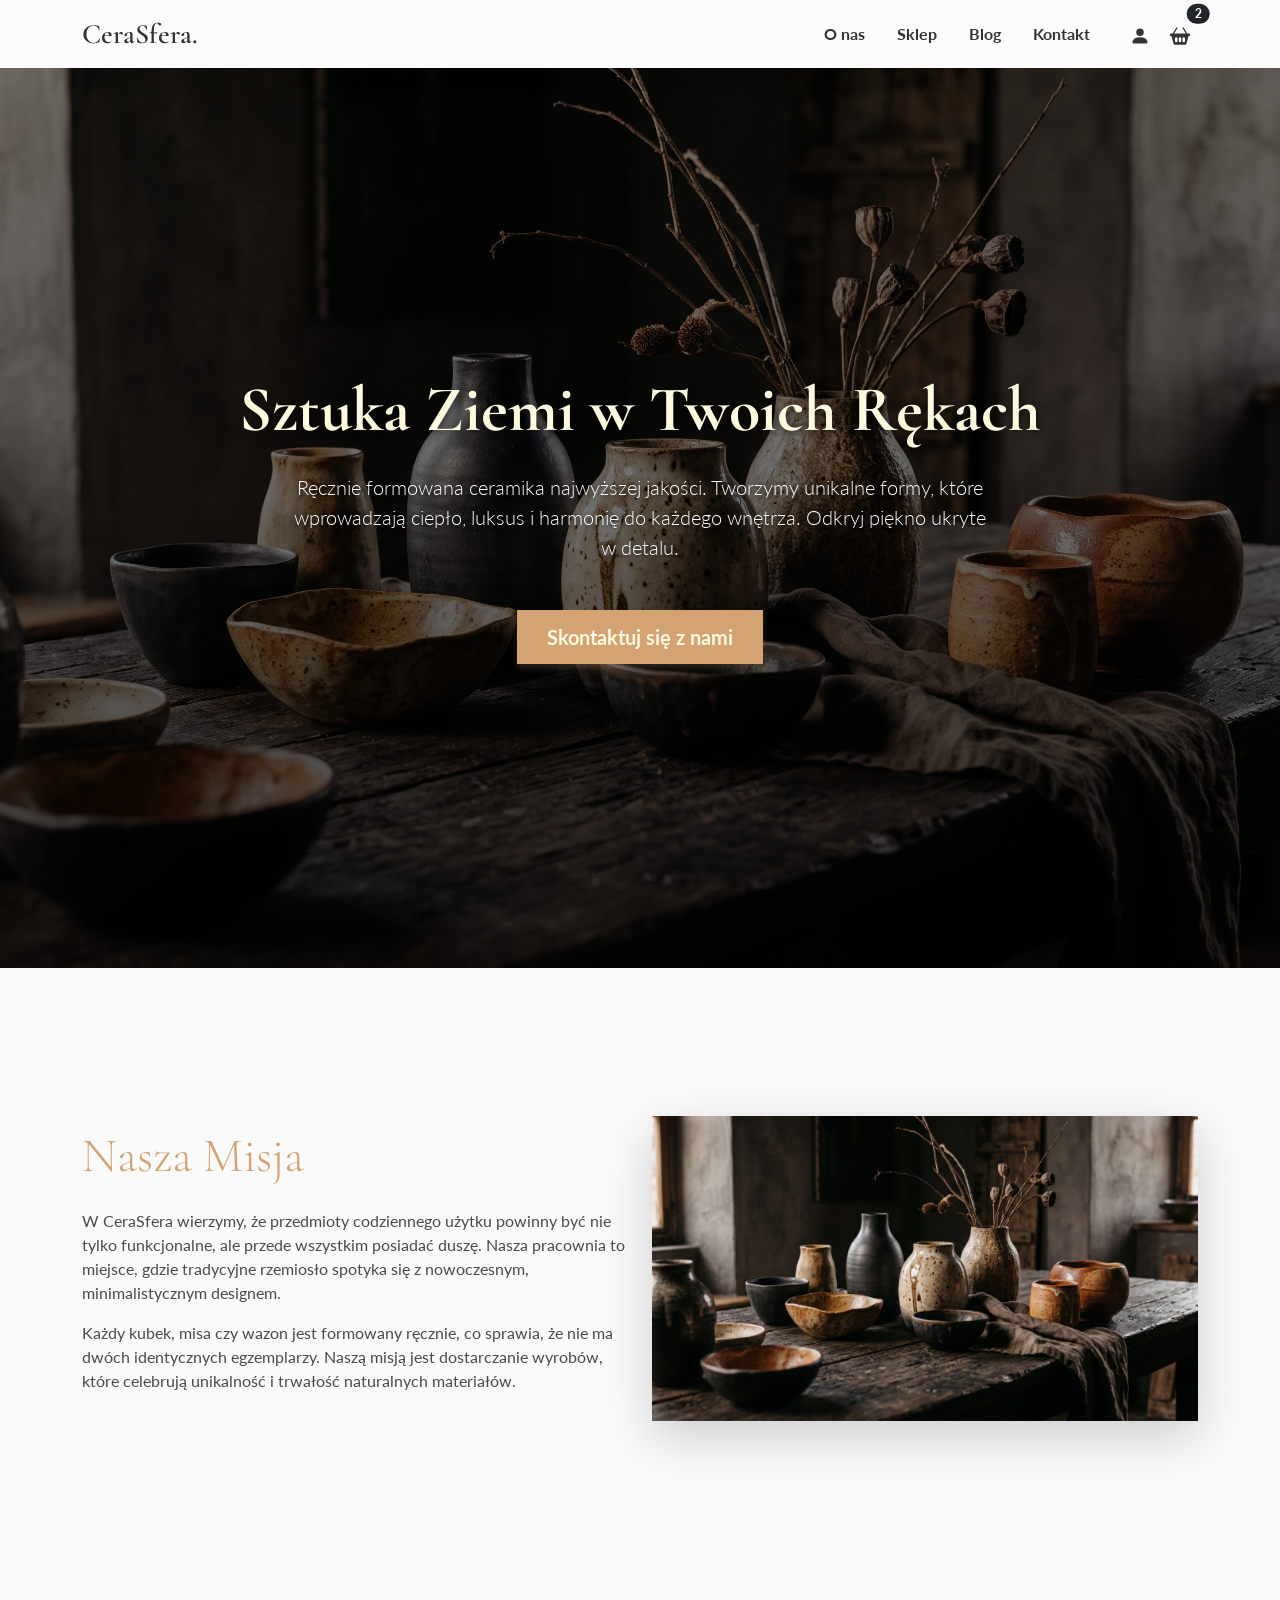
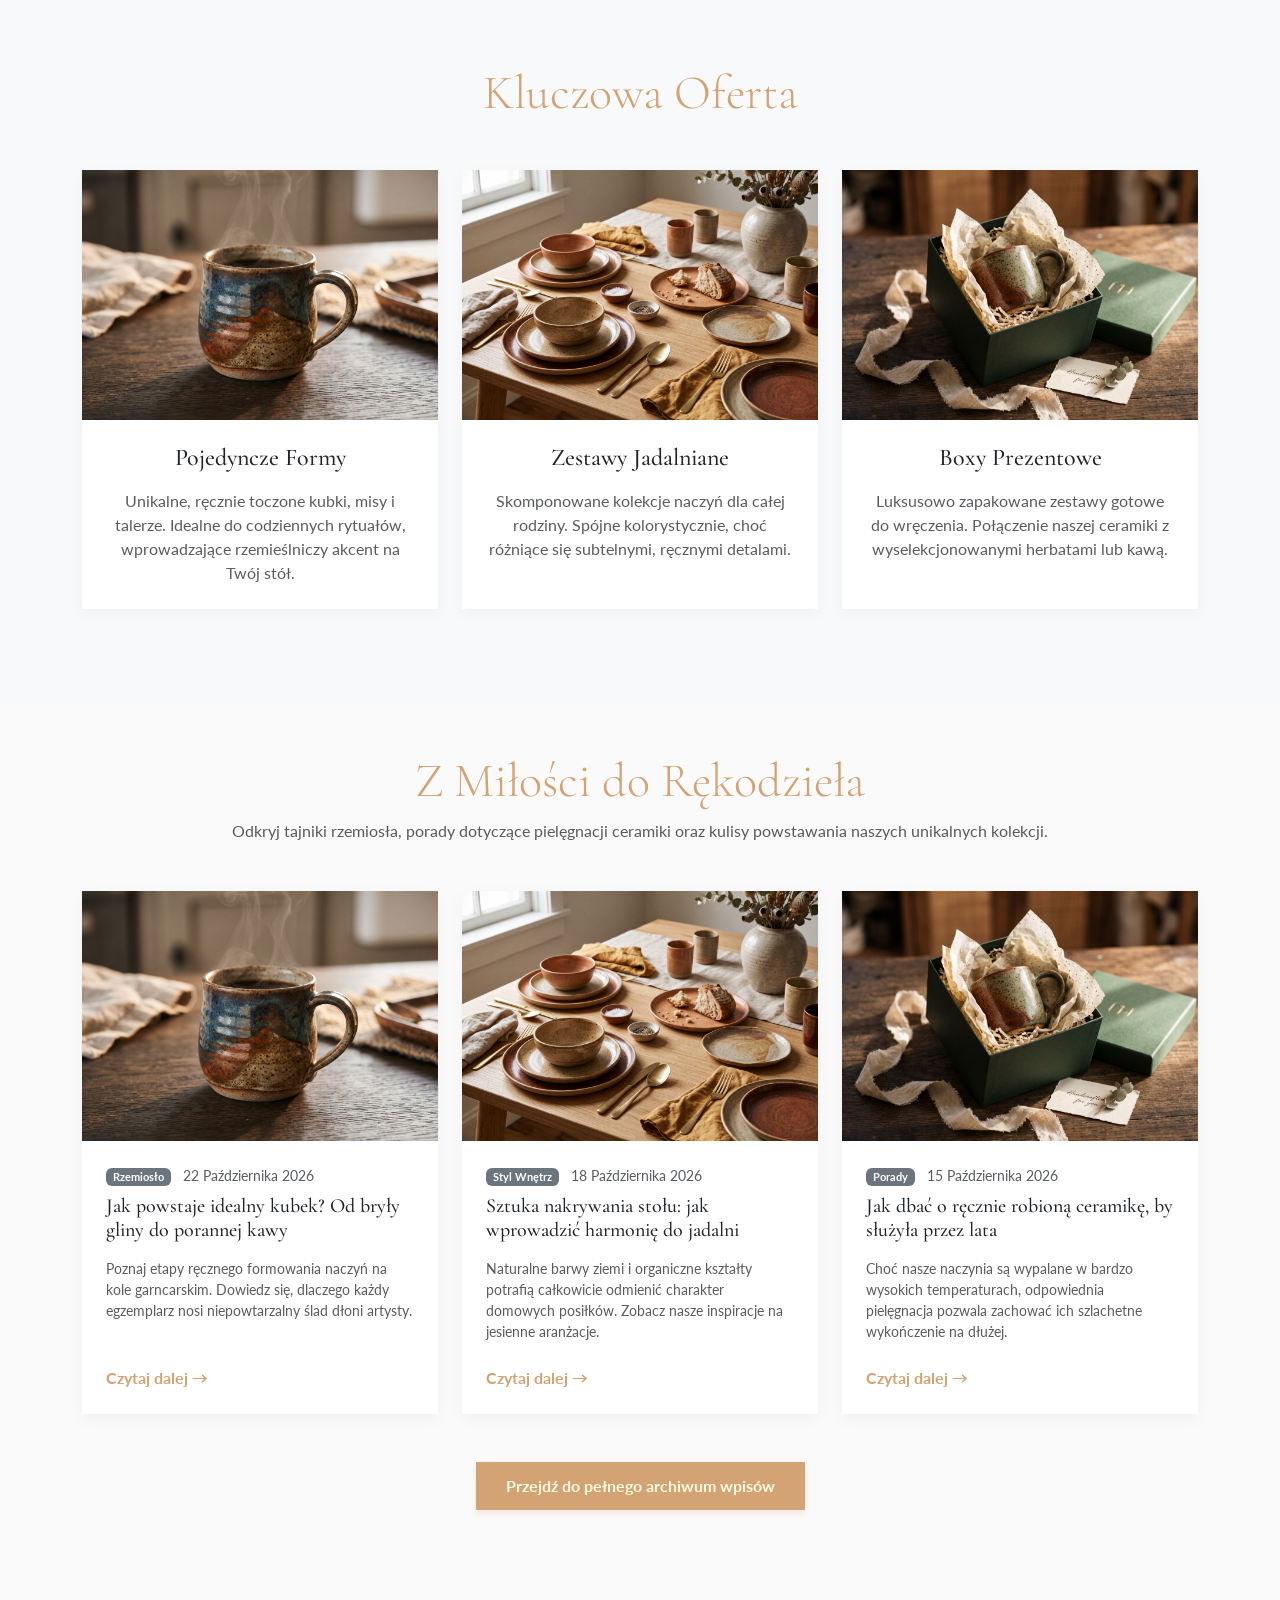
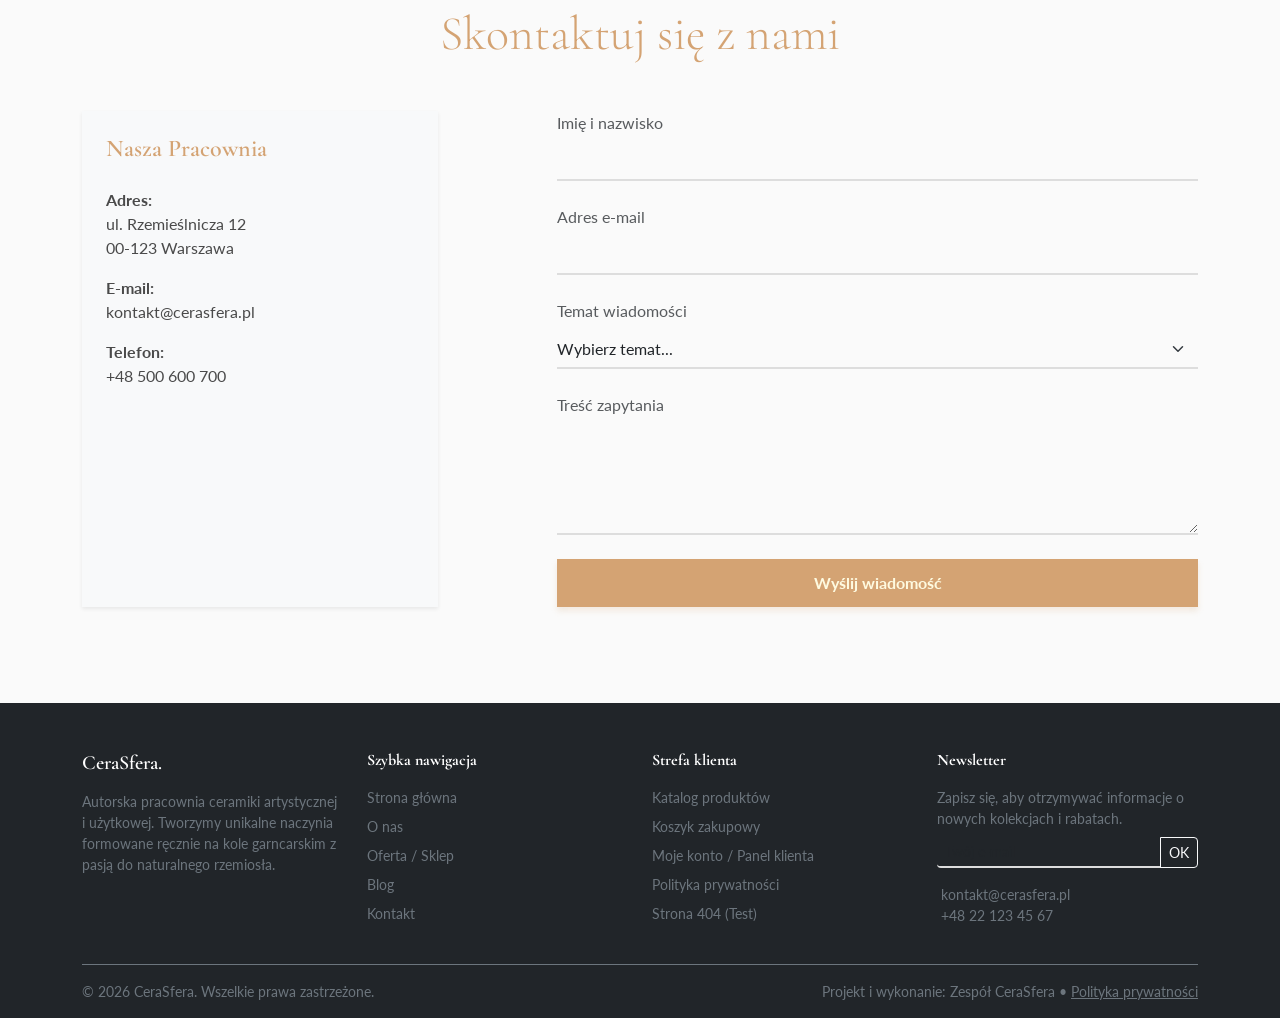
<file: index.html>
<!DOCTYPE html>
<html lang="pl">
<head>
    <meta charset="UTF-8">
    <meta name="viewport" content="width=device-width, initial-scale=1.0">
    
    <title>CeraSfera. - Luksusowa Ceramika</title>
    <meta name="description" content="CeraSfera. - Luksusowa, ręcznie formowana ceramika. Unikalne kubki, misy i zestawy jadalniane, które wprowadzą ciepło do Twojego wnętrza.">
    <meta property="og:title" content="CeraSfera. - Luksusowa Ceramika">
    <meta property="og:description" content="Ręcznie formowana ceramika najwyższej jakości. Odkryj piękno ukryte w detalu.">
    <meta property="og:image" content="img/tlo.jpg">

    <!-- Czcionki Google Fonts -->
    <link rel="preconnect" href="https://fonts.googleapis.com">
    <link rel="preconnect" href="https://fonts.gstatic.com" crossorigin>
    <link href="https://fonts.googleapis.com/css2?family=Cormorant+Garamond:wght@400;600&family=Lato:wght@300;400;700&display=swap" rel="stylesheet">

    <!-- Dane strukturalne JSON-LD Schema.org -->
    <script type="application/ld+json">
    {
      "@context": "https://schema.org",
      "@type": "LocalBusiness",
      "name": "CeraSfera.",
      "image": "img/tlo.jpg",
      "description": "Pracownia ręcznie formowanej ceramiki najwyższej jakości.",
      "address": {
        "@type": "PostalAddress",
        "streetAddress": "ul. Rzemieślnicza 12",
        "addressLocality": "Warszawa",
        "postalCode": "00-123",
        "addressCountry": "PL"
      },
      "telephone": "+48500600700",
      "email": "kontakt@cerasfera.pl"
    }
    </script>
    
    <link href="https://cdn.jsdelivr.net/npm/bootstrap@5.3.2/dist/css/bootstrap.min.css" rel="stylesheet">
    <link rel="stylesheet" href="style.css">
</head>
<body>

   <div id="site-header"></div>

    <main>
        <!-- Sekcja Hero (Pasek fixed-top ładnie na nią nachodzi) -->
        <section id="hero" style="background: linear-gradient(rgba(0,0,0,0.4), rgba(0,0,0,0.7)), url('img/tlo.jpg') center/cover no-repeat;">
            <div class="container text-center text-white">
                <h1 class="display-2 fw-bold mb-4">Sztuka Ziemi w Twoich Rękach</h1>
                <p class="lead mb-5 mx-auto" style="max-width: 700px;">Ręcznie formowana ceramika najwyższej jakości. Tworzymy unikalne formy, które wprowadzają ciepło, luksus i harmonię do każdego wnętrza. Odkryj piękno ukryte w detalu.</p>
                <a href="#kontakt" class="btn btn-premium fs-5">Skontaktuj się z nami</a>
            </div>
        </section>

        <!-- Sekcja O nas -->
        <section id="o-nas" class="container">
            <div class="row align-items-center my-5">
                <div class="col-md-6 mb-4 mb-md-0">
                    <h2 class="mb-4 display-5">Nasza Misja</h2>
                    <p>W CeraSfera wierzymy, że przedmioty codziennego użytku powinny być nie tylko funkcjonalne, ale przede wszystkim posiadać duszę. Nasza pracownia to miejsce, gdzie tradycyjne rzemiosło spotyka się z nowoczesnym, minimalistycznym designem.</p>
                    <p>Każdy kubek, misa czy wazon jest formowany ręcznie, co sprawia, że nie ma dwóch identycznych egzemplarzy. Naszą misją jest dostarczanie wyrobów, które celebrują unikalność i trwałość naturalnych materiałów.</p>
                </div>
                <div class="col-md-6">
                    <img src="img/tlo.jpg" alt="Rzemieślnik w pracowni formujący naczynie z gliny na kole garncarskim" class="img-fluid shadow-lg">
                </div>
            </div>
        </section>

        <!-- Sekcja Oferta z Twoimi zdjęciami -->
        <section id="oferta" class="bg-light py-5">
            <div class="container my-5">
                <h2 class="text-center mb-5 display-5">Kluczowa Oferta</h2>
                <div class="row g-4">
                    
                    <!-- Karta 1 -->
                    <div class="col-md-4">
                        <div class="card card-premium">
                            <img src="img/pojedyncze.jpg" class="card-img-top" alt="Pojedyncze rustykalne kubki ceramiczne">
                            <div class="card-body p-4 text-center">
                                <h3 class="card-title h4">Pojedyncze Formy</h3>
                                <p class="card-text text-muted mt-3">Unikalne, ręcznie toczone kubki, misy i talerze. Idealne do codziennych rytuałów, wprowadzające rzemieślniczy akcent na Twój stół.</p>
                            </div>
                        </div>
                    </div>

                    <!-- Karta 2 -->
                    <div class="col-md-4">
                        <div class="card card-premium">
                            <img src="img/zestaw.jpg" class="card-img-top" alt="Pełny zestaw jadalniany z ceramiki">
                            <div class="card-body p-4 text-center">
                                <h3 class="card-title h4">Zestawy Jadalniane</h3>
                                <p class="card-text text-muted mt-3">Skomponowane kolekcje naczyń dla całej rodziny. Spójne kolorystycznie, choć różniące się subtelnymi, ręcznymi detalami.</p>
                            </div>
                        </div>
                    </div>

                    <!-- Karta 3 -->
                    <div class="col-md-4">
                        <div class="card card-premium">
                            <img src="img/box.jpg" class="card-img-top" alt="Ceramika zapakowana w luksusowy box prezentowy">
                            <div class="card-body p-4 text-center">
                                <h3 class="card-title h4">Boxy Prezentowe</h3>
                                <p class="card-text text-muted mt-3">Luksusowo zapakowane zestawy gotowe do wręczenia. Połączenie naszej ceramiki z wyselekcjonowanymi herbatami lub kawą.</p>
                            </div>
                        </div>
                    </div>

                </div>
            </div>
        </section>

        <!-- NOWA SEKCJA: Aktualności / Blog -->
        <section id="blog" class="container py-5">
            <div class="text-center mb-5">
                <h2 class="display-5">Z Miłości do Rękodzieła</h2>
                <p class="text-muted">Odkryj tajniki rzemiosła, porady dotyczące pielęgnacji ceramiki oraz kulisy powstawania naszych unikalnych kolekcji.</p>
            </div>
            <div class="row g-4">
                <!-- Karta wpisu 1 -->
                <div class="col-md-4">
                    <div class="card card-premium h-100">
                        <img src="img/pojedyncze.jpg" class="card-img-top" alt="Proces wypalania ceramiki">
                        <div class="card-body p-4 d-flex flex-column">
                            <div class="mb-2 text-muted small">
                                <span class="badge bg-secondary me-2">Rzemiosło</span> 22 Października 2026
                            </div>
                            <h3 class="card-title h5 mb-3">Jak powstaje idealny kubek? Od bryły gliny do porannej kawy</h3>
                            <p class="card-text text-muted small mb-4">Poznaj etapy ręcznego formowania naczyń na kole garncarskim. Dowiedz się, dlaczego każdy egzemplarz nosi niepowtarzalny ślad dłoni artysty.</p>
                            <a href="single.html" class="mt-auto text-decoration-none fw-bold" style="color: var(--color-accent);">Czytaj dalej &rarr;</a>
                        </div>
                    </div>
                </div>
                <!-- Karta wpisu 2 -->
                <div class="col-md-4">
                    <div class="card card-premium h-100">
                        <img src="img/zestaw.jpg" class="card-img-top" alt="Aranżacja stołu z ceramiką">
                        <div class="card-body p-4 d-flex flex-column">
                            <div class="mb-2 text-muted small">
                                <span class="badge bg-secondary me-2">Styl Wnętrz</span> 18 Października 2026
                            </div>
                            <h3 class="card-title h5 mb-3">Sztuka nakrywania stołu: jak wprowadzić harmonię do jadalni</h3>
                            <p class="card-text text-muted small mb-4">Naturalne barwy ziemi i organiczne kształty potrafią całkowicie odmienić charakter domowych posiłków. Zobacz nasze inspiracje na jesienne aranżacje.</p>
                            <a href="single.html" class="mt-auto text-decoration-none fw-bold" style="color: var(--color-accent);">Czytaj dalej &rarr;</a>
                        </div>
                    </div>
                </div>
                <!-- Karta wpisu 3 -->
                <div class="col-md-4">
                    <div class="card card-premium h-100">
                        <img src="img/box.jpg" class="card-img-top" alt="Pakowanie prezentów ceramicznych">
                        <div class="card-body p-4 d-flex flex-column">
                            <div class="mb-2 text-muted small">
                                <span class="badge bg-secondary me-2">Porady</span> 15 Października 2026
                            </div>
                            <h3 class="card-title h5 mb-3">Jak dbać o ręcznie robioną ceramikę, by służyła przez lata</h3>
                            <p class="card-text text-muted small mb-4">Choć nasze naczynia są wypalane w bardzo wysokich temperaturach, odpowiednia pielęgnacja pozwala zachować ich szlachetne wykończenie na dłużej.</p>
                            <a href="single.html" class="mt-auto text-decoration-none fw-bold" style="color: var(--color-accent);">Czytaj dalej &rarr;</a>
                        </div>
                    </div>
                </div>
            </div>
            <div class="text-center mt-5">
                <a href="blog.html" class="btn btn-premium fs-6">Przejdź do pełnego archiwum wpisów</a>
            </div>
        </section>

        <!-- Sekcja Kontakt -->
        <section id="kontakt" class="container py-5">
            <h2 class="text-center mb-5 display-5">Skontaktuj się z nami</h2>
            <div class="row justify-content-center">
                <div class="col-md-4 mb-5 mb-md-0">
                    <div class="p-4 bg-light h-100 shadow-sm">
                        <h4 class="mb-4">Nasza Pracownia</h4>
                        <p><strong>Adres:</strong><br>ul. Rzemieślnicza 12<br>00-123 Warszawa</p>
                        <p><strong>E-mail:</strong><br>kontakt@cerasfera.pl</p>
                        <p><strong>Telefon:</strong><br>+48 500 600 700</p>
                    </div>
                </div>
                <div class="col-md-7 offset-md-1">
                    <form>
                        <div class="mb-4">
                            <label for="imieNazwisko" class="form-label text-muted">Imię i nazwisko</label>
                            <input type="text" class="form-control" id="imieNazwisko" required>
                        </div>
                        <div class="mb-4">
                            <label for="email" class="form-label text-muted">Adres e-mail</label>
                            <input type="email" class="form-control" id="email" required>
                        </div>
                        <div class="mb-4">
                            <label for="temat" class="form-label text-muted">Temat wiadomości</label>
                            <select class="form-select" id="temat" required>
                                <option value="" selected disabled>Wybierz temat...</option>
                                <option value="1">Zapytanie ogólne</option>
                                <option value="2">Wycena zamówienia indywidualnego</option>
                                <option value="3">Współpraca B2B</option>
                            </select>
                        </div>
                        <div class="mb-4">
                            <label for="wiadomosc" class="form-label text-muted">Treść zapytania</label>
                            <textarea class="form-control" id="wiadomosc" rows="4" required></textarea>
                        </div>
                        <button type="submit" class="btn btn-premium w-100">Wyślij wiadomość</button>
                    </form>
                </div>
            </div>
        </section>
    </main>

    <div id="site-footer"></div>

    <!-- Skrypty -->
    <script src="https://cdn.jsdelivr.net/npm/bootstrap@5.3.2/dist/js/bootstrap.bundle.min.js"></script>
    <script src="main.js"></script>
    <script src="https://cdn.jsdelivr.net/npm/bootstrap@5.3.2/dist/js/bootstrap.bundle.min.js"></script>
    <script>
        const navLinks = document.querySelectorAll('.nav-link');
        const menuToggle = document.getElementById('navbarNav');
        const bsCollapse = new bootstrap.Collapse(menuToggle, {toggle: false});
        navLinks.forEach((l) => {
            l.addEventListener('click', () => { if (menuToggle.classList.contains('show')) { bsCollapse.toggle() } })
        });
    </script>
</body>
</html>
</file>
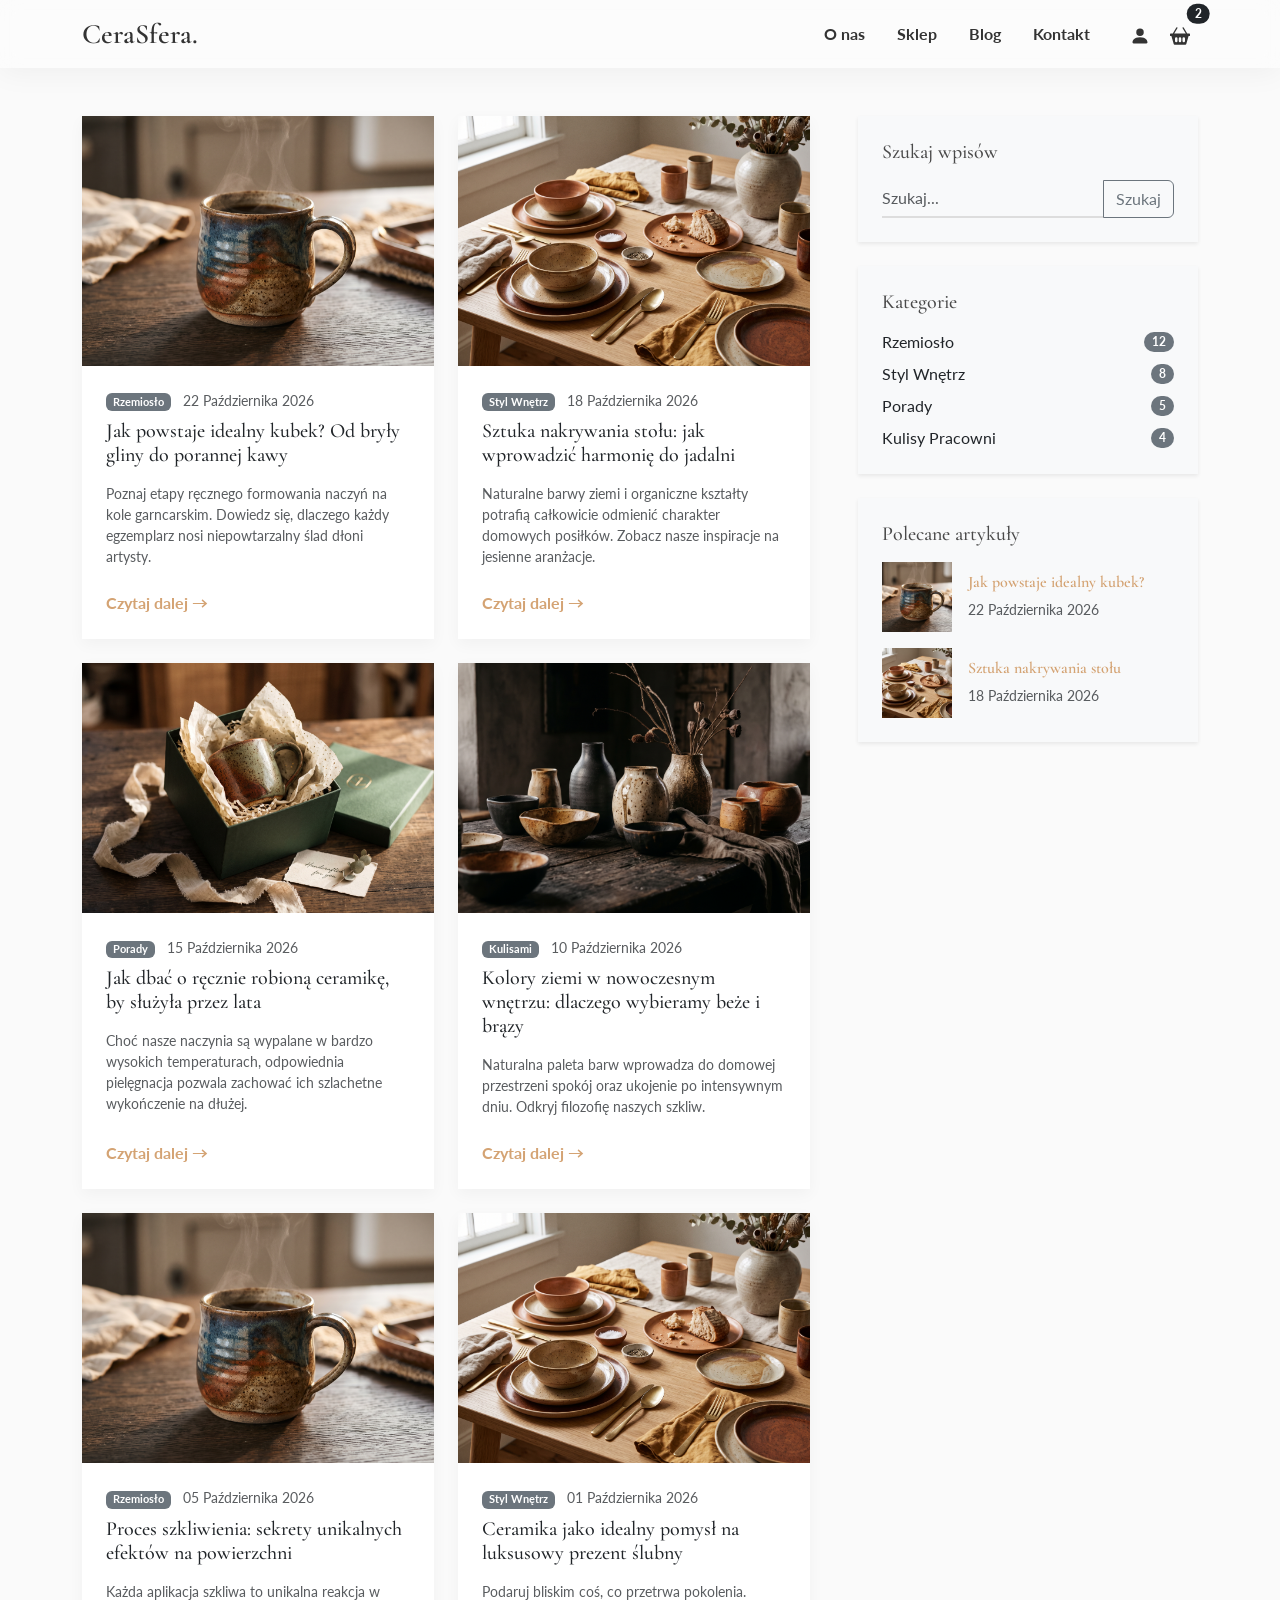
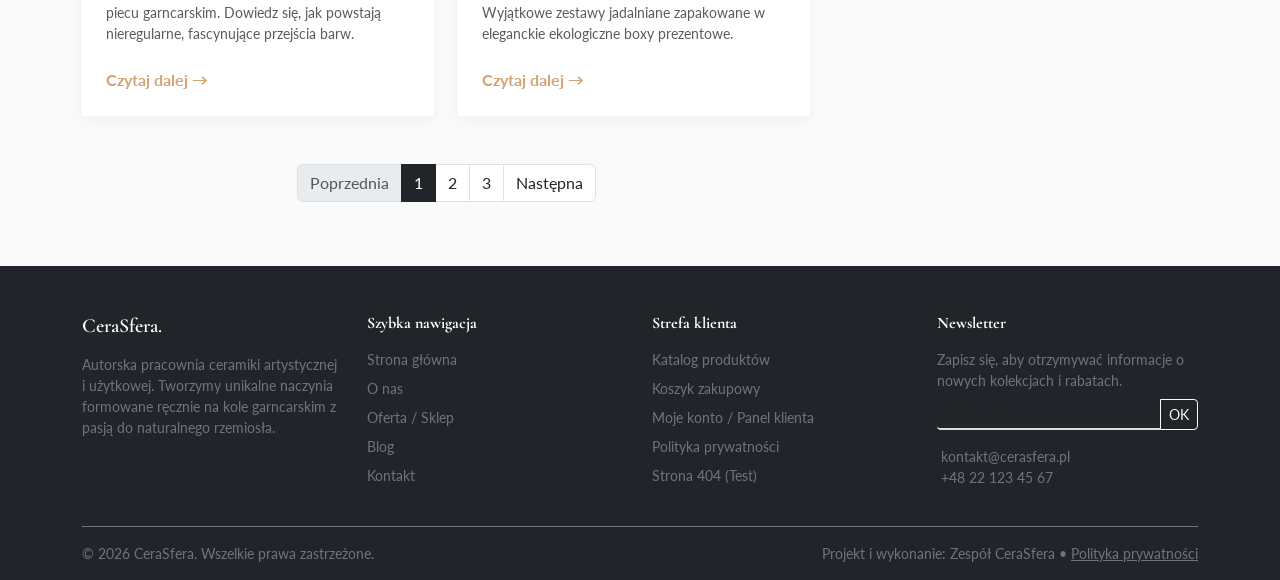
<file: blog.html>
<!DOCTYPE html>
<html lang="pl">
<head>
    <meta charset="UTF-8">
    <meta name="viewport" content="width=device-width, initial-scale=1.0">
    
    <title>Archiwum Wpisów - CeraSfera.</title>
    <meta name="description" content="Blog pracowni CeraSfera. - Odkryj tajniki rzemiosła ceramicznego, porady i inspiracje wnętrzarskie.">
    
    <!-- Czcionki Google Fonts -->
    <link rel="preconnect" href="https://fonts.googleapis.com">
    <link rel="preconnect" href="https://fonts.gstatic.com" crossorigin>
    <link href="https://fonts.googleapis.com/css2?family=Cormorant+Garamond:wght@400;600&family=Lato:wght@300;400;700&display=swap" rel="stylesheet">
    
    <link href="https://cdn.jsdelivr.net/npm/bootstrap@5.3.2/dist/css/bootstrap.min.css" rel="stylesheet">
    <link rel="stylesheet" href="style.css">
</head>
<body>

    <!-- Nawigacja (Spójna ze stroną główną) -->
    <div id="site-header"></div>

    <!-- Nagłówek Podstrony (Page Header) -->
    <div id="site-header"></div>

    <!-- Układ Główny Dwukolumnowy (<main> + <aside>) -->
    <main class="container my-5">
        <div class="row g-5">
            
            <!-- Kolumna Treści Głównej (<main>) -->
            <div class="col-lg-8">
                <div class="row g-4">
                    
                    <!-- Artykuł 1 -->
                    <div class="col-md-6">
                        <div class="card card-premium h-100">
                            <img src="img/pojedyncze.jpg" class="card-img-top" alt="Proces wypalania ceramiki">
                            <div class="card-body p-4 d-flex flex-column">
                                <div class="mb-2 text-muted small">
                                    <span class="badge bg-secondary me-2">Rzemiosło</span> 22 Października 2026
                                </div>
                                <h3 class="card-title h5 mb-3">Jak powstaje idealny kubek? Od bryły gliny do porannej kawy</h3>
                                <p class="card-text text-muted small mb-4">Poznaj etapy ręcznego formowania naczyń na kole garncarskim. Dowiedz się, dlaczego każdy egzemplarz nosi niepowtarzalny ślad dłoni artysty.</p>
                                <a href="single.html" class="mt-auto text-decoration-none fw-bold" style="color: var(--color-accent);">Czytaj dalej &rarr;</a>
                            </div>
                        </div>
                    </div>

                    <!-- Artykuł 2 -->
                    <div class="col-md-6">
                        <div class="card card-premium h-100">
                            <img src="img/zestaw.jpg" class="card-img-top" alt="Aranżacja stołu z ceramiką">
                            <div class="card-body p-4 d-flex flex-column">
                                <div class="mb-2 text-muted small">
                                    <span class="badge bg-secondary me-2">Styl Wnętrz</span> 18 Października 2026
                                </div>
                                <h3 class="card-title h5 mb-3">Sztuka nakrywania stołu: jak wprowadzić harmonię do jadalni</h3>
                                <p class="card-text text-muted small mb-4">Naturalne barwy ziemi i organiczne kształty potrafią całkowicie odmienić charakter domowych posiłków. Zobacz nasze inspiracje na jesienne aranżacje.</p>
                                <a href="single.html" class="mt-auto text-decoration-none fw-bold" style="color: var(--color-accent);">Czytaj dalej &rarr;</a>
                            </div>
                        </div>
                    </div>

                    <!-- Artykuł 3 -->
                    <div class="col-md-6">
                        <div class="card card-premium h-100">
                            <img src="img/box.jpg" class="card-img-top" alt="Pakowanie prezentów ceramicznych">
                            <div class="card-body p-4 d-flex flex-column">
                                <div class="mb-2 text-muted small">
                                    <span class="badge bg-secondary me-2">Porady</span> 15 Października 2026
                                </div>
                                <h3 class="card-title h5 mb-3">Jak dbać o ręcznie robioną ceramikę, by służyła przez lata</h3>
                                <p class="card-text text-muted small mb-4">Choć nasze naczynia są wypalane w bardzo wysokich temperaturach, odpowiednia pielęgnacja pozwala zachować ich szlachetne wykończenie na dłużej.</p>
                                <a href="single.html" class="mt-auto text-decoration-none fw-bold" style="color: var(--color-accent);">Czytaj dalej &rarr;</a>
                            </div>
                        </div>
                    </div>

                    <!-- Artykuł 4 -->
                    <div class="col-md-6">
                        <div class="card card-premium h-100">
                            <img src="img/tlo.jpg" class="card-img-top" alt="Pracownia ceramiki">
                            <div class="card-body p-4 d-flex flex-column">
                                <div class="mb-2 text-muted small">
                                    <span class="badge bg-secondary me-2">Kulisami</span> 10 Października 2026
                                </div>
                                <h3 class="card-title h5 mb-3">Kolory ziemi w nowoczesnym wnętrzu: dlaczego wybieramy beże i brązy</h3>
                                <p class="card-text text-muted small mb-4">Naturalna paleta barw wprowadza do domowej przestrzeni spokój oraz ukojenie po intensywnym dniu. Odkryj filozofię naszych szkliw.</p>
                                <a href="single.html" class="mt-auto text-decoration-none fw-bold" style="color: var(--color-accent);">Czytaj dalej &rarr;</a>
                            </div>
                        </div>
                    </div>

                    <!-- Artykuł 5 -->
                    <div class="col-md-6">
                        <div class="card card-premium h-100">
                            <img src="img/pojedyncze.jpg" class="card-img-top" alt="Wazon ceramiczny">
                            <div class="card-body p-4 d-flex flex-column">
                                <div class="mb-2 text-muted small">
                                    <span class="badge bg-secondary me-2">Rzemiosło</span> 05 Października 2026
                                </div>
                                <h3 class="card-title h5 mb-3">Proces szkliwienia: sekrety unikalnych efektów na powierzchni</h3>
                                <p class="card-text text-muted small mb-4">Każda aplikacja szkliwa to unikalna reakcja w piecu garncarskim. Dowiedz się, jak powstają nieregularne, fascynujące przejścia barw.</p>
                                <a href="single.html" class="mt-auto text-decoration-none fw-bold" style="color: var(--color-accent);">Czytaj dalej &rarr;</a>
                            </div>
                        </div>
                    </div>

                    <!-- Artykuł 6 -->
                    <div class="col-md-6">
                        <div class="card card-premium h-100">
                            <img src="img/zestaw.jpg" class="card-img-top" alt="Zastawa stołowa">
                            <div class="card-body p-4 d-flex flex-column">
                                <div class="mb-2 text-muted small">
                                    <span class="badge bg-secondary me-2">Styl Wnętrz</span> 01 Października 2026
                                </div>
                                <h3 class="card-title h5 mb-3">Ceramika jako idealny pomysł na luksusowy prezent ślubny</h3>
                                <p class="card-text text-muted small mb-4">Podaruj bliskim coś, co przetrwa pokolenia. Wyjątkowe zestawy jadalniane zapakowane w eleganckie ekologiczne boxy prezentowe.</p>
                                <a href="single.html" class="mt-auto text-decoration-none fw-bold" style="color: var(--color-accent);">Czytaj dalej &rarr;</a>
                            </div>
                        </div>
                    </div>

                </div>

                <!-- Statyczny komponent paginacji Bootstrapa -->
               <nav class="mt-5" aria-label="Nawigacja po stronach archiwum">
    <ul class="pagination justify-content-center">
        <!-- Przycisk Nieaktywny -->
        <li class="page-item disabled"><span class="page-link text-muted">Poprzednia</span></li>
        
        <!-- Aktywna strona (zmieniona na ciemny styl zamiast niebieskiego) -->
        <li class="page-item active" aria-current="page">
            <span class="page-link bg-dark border-dark text-white">1</span>
        </li>
        
        <!-- Zwykłe strony -->
        <li class="page-item"><a class="page-link text-dark" href="#">2</a></li>
        <li class="page-item"><a class="page-link text-dark" href="#">3</a></li>
        
        <!-- Przycisk Następna -->
        <li class="page-item"><a class="page-link text-dark" href="#">Następna</a></li>
    </ul>
</nav>
            </div>

            <!-- Pasek Boczny (<aside>) -->
            <div class="col-lg-4">
                
                <!-- Wyszukiwarka -->
                <div class="p-4 bg-light mb-4 shadow-sm">
                    <h4 class="h5 mb-3">Szukaj wpisów</h4>
                    <div class="input-group">
                        <input type="text" class="form-control" placeholder="Szukaj...">
                        <button class="btn btn-outline-secondary" type="button">Szukaj</button>
                    </div>
                </div>

                <!-- Kategorie tematyczne z licznikiem badge -->
                <div class="p-4 bg-light mb-4 shadow-sm">
                    <h4 class="h5 mb-3">Kategorie</h4>
                    <ul class="list-unstyled mb-0">
                        <li class="d-flex justify-content-between align-items-center mb-2">
                            <a href="#" class="text-decoration-none text-dark">Rzemiosło</a>
                            <span class="badge bg-secondary rounded-pill">12</span>
                        </li>
                        <li class="d-flex justify-content-between align-items-center mb-2">
                            <a href="#" class="text-decoration-none text-dark">Styl Wnętrz</a>
                            <span class="badge bg-secondary rounded-pill">8</span>
                        </li>
                        <li class="d-flex justify-content-between align-items-center mb-2">
                            <a href="#" class="text-decoration-none text-dark">Porady</a>
                            <span class="badge bg-secondary rounded-pill">5</span>
                        </li>
                        <li class="d-flex justify-content-between align-items-center">
                            <a href="#" class="text-decoration-none text-dark">Kulisy Pracowni</a>
                            <span class="badge bg-secondary rounded-pill">4</span>
                        </li>
                    </ul>
                </div>

                <!-- Blok Polecane artykuły -->
                <div class="p-4 bg-light shadow-sm">
                    <h4 class="h5 mb-3">Polecane artykuły</h4>
                    <div class="d-flex flex-column gap-3">
                        <a href="single.html" class="d-flex align-items-center text-decoration-none text-dark">
                            <img src="img/pojedyncze.jpg" alt="Miniatura" class="me-3" style="width: 70px; height: 70px; object-fit: cover;">
                            <div>
                                <h6 class="mb-1 fs-6">Jak powstaje idealny kubek?</h6>
                                <small class="text-muted">22 Października 2026</small>
                            </div>
                        </a>
                        <a href="single.html" class="d-flex align-items-center text-decoration-none text-dark">
                            <img src="img/zestaw.jpg" alt="Miniatura" class="me-3" style="width: 70px; height: 70px; object-fit: cover;">
                            <div>
                                <h6 class="mb-1 fs-6">Sztuka nakrywania stołu</h6>
                                <small class="text-muted">18 Października 2026</small>
                            </div>
                        </a>
                    </div>
                </div>

            </div>

        </div>
    </main>

    <div id="site-footer"></div>

    <!-- Skrypty -->
    <script src="https://cdn.jsdelivr.net/npm/bootstrap@5.3.2/dist/js/bootstrap.bundle.min.js"></script>
    <script src="main.js"></script>
</body>
</html>
</file>
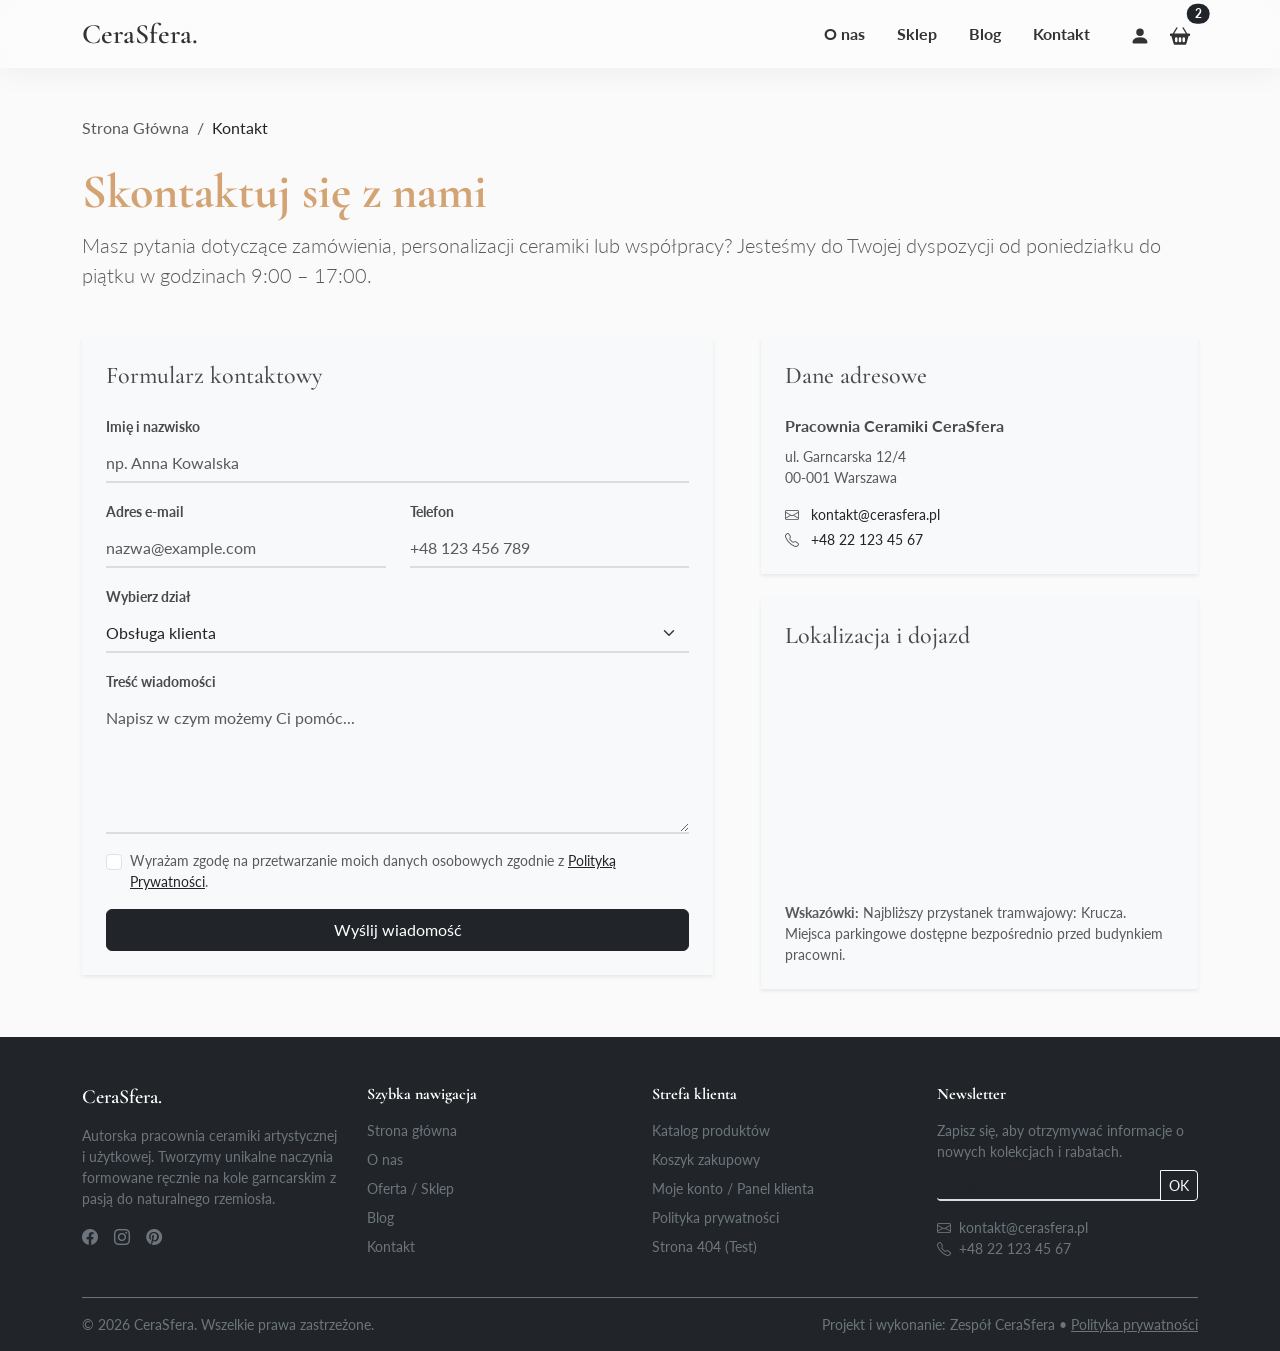
<file: kontakt.html>
<!DOCTYPE html>
<html lang="pl">
<head>
    <meta charset="UTF-8">
    <meta name="viewport" content="width=device-width, initial-scale=1.0">
    <title>Kontakt - CeraSfera.</title>
    <meta name="description" content="Skontaktuj się z pracownią ceramiki artystycznej CeraSfera.">
    <link rel="preconnect" href="https://fonts.googleapis.com">
    <link rel="preconnect" href="https://fonts.gstatic.com" crossorigin>
    <link href="https://fonts.googleapis.com/css2?family=Cormorant+Garamond:wght@400;600&family=Lato:wght@300;400;700&display=swap" rel="stylesheet">
    <link href="https://cdn.jsdelivr.net/npm/bootstrap@5.3.2/dist/css/bootstrap.min.css" rel="stylesheet">
    <link rel="stylesheet" href="https://cdn.jsdelivr.net/npm/bootstrap-icons@1.11.1/font/bootstrap-icons.css">
    <link rel="stylesheet" href="style.css">
</head>
<body>

    <div id="site-header"></div>

    <main class="container my-5">
        <nav aria-label="breadcrumb" class="mb-4">
            <ol class="breadcrumb">
                <li class="breadcrumb-item"><a href="index.html" class="text-decoration-none text-muted">Strona Główna</a></li>
                <li class="breadcrumb-item active text-dark" aria-current="page">Kontakt</li>
            </ol>
        </nav>

        <h1 class="display-5 fw-bold mb-2">Skontaktuj się z nami</h1>
        <p class="text-muted lead mb-5">Masz pytania dotyczące zamówienia, personalizacji ceramiki lub współpracy? Jesteśmy do Twojej dyspozycji od poniedziałku do piątku w godzinach 9:00 – 17:00.</p>

        <div class="row g-5">
            <div class="col-lg-7">
                <div class="p-4 bg-light shadow-sm">
                    <h3 class="h4 mb-4">Formularz kontaktowy</h3>
                    <form>
                        <div class="mb-3">
                            <label for="contactName" class="form-label small fw-bold">Imię i nazwisko</label>
                            <input type="text" class="form-control" id="contactName" placeholder="np. Anna Kowalska" required>
                        </div>
                        <div class="row mb-3">
                            <div class="col-md-6 mb-3 mb-md-0">
                                <label for="contactEmail" class="form-label small fw-bold">Adres e-mail</label>
                                <input type="email" class="form-control" id="contactEmail" placeholder="nazwa@example.com" required>
                            </div>
                            <div class="col-md-6">
                                <label for="contactPhone" class="form-label small fw-bold">Telefon</label>
                                <input type="tel" class="form-control" id="contactPhone" placeholder="+48 123 456 789">
                            </div>
                        </div>
                        <div class="mb-3">
                            <label for="departmentSelect" class="form-label small fw-bold">Wybierz dział</label>
                            <select class="form-select" id="departmentSelect">
                                <option selected>Obsługa klienta</option>
                                <option value="1">Współpraca / B2B</option>
                                <option value="2">Reklamacje i zwroty</option>
                            </select>
                        </div>
                        <div class="mb-3">
                            <label for="contactMessage" class="form-label small fw-bold">Treść wiadomości</label>
                            <textarea class="form-control" id="contactMessage" rows="5" placeholder="Napisz w czym możemy Ci pomóc..." required></textarea>
                        </div>
                        <div class="mb-3 form-check">
                            <input type="checkbox" class="form-check-input" id="privacyCheck" required>
                            <label class="form-check-label small text-muted" for="privacyCheck">
                                Wyrażam zgodę na przetwarzanie moich danych osobowych zgodnie z <a href="polityka-prywatnosci.html" class="text-dark text-decoration-underline">Polityką Prywatności</a>.
                            </label>
                        </div>
                        <button type="submit" class="btn btn-dark w-100 py-2">Wyślij wiadomość</button>
                    </form>
                </div>
            </div>

            <div class="col-lg-5">
                <div class="p-4 bg-light shadow-sm mb-4">
                    <h3 class="h4 mb-4">Dane adresowe</h3>
                    <p class="mb-2"><strong>Pracownia Ceramiki CeraSfera</strong></p>
                    <p class="text-muted small mb-3">ul. Garncarska 12/4<br>00-001 Warszawa</p>
                    
                    <p class="mb-1 text-muted small"><i class="bi bi-envelope me-2"></i> <a href="mailto:kontakt@cerasfera.pl" class="text-dark text-decoration-none">kontakt@cerasfera.pl</a></p>
                    <p class="mb-0 text-muted small"><i class="bi bi-telephone me-2"></i> <a href="tel:+48221234567" class="text-dark text-decoration-none">+48 22 123 45 67</a></p>
                </div>

                <div class="p-4 bg-light shadow-sm">
                    <h3 class="h4 mb-3">Lokalizacja i dojazd</h3>
                    <div class="ratio ratio-16x9 mb-3">
                        <iframe src="https://www.google.com/maps/embed?pb=!1m18!1m12!1m3!1d2443.8543477123!2d21.0122!3d52.2297!2m3!1f0!2f0!3f0!3m2!1i1024!2i768!4f13.1!3m3!1m2!1s0x0%3A0x0!2sNTDCsDEzJzQ3LjAiTiAyMcKwMDAnNDMuOSJF!5e0!3m2!1spl!2spl!4v1600000000000!5m2!1spl!2spl" style="border:0;" allowfullscreen="" loading="lazy"></iframe>
                    </div>
                    <p class="text-muted small mb-0"><strong>Wskazówki:</strong> Najbliższy przystanek tramwajowy: Krucza. Miejsca parkingowe dostępne bezpośrednio przed budynkiem pracowni.</p>
                </div>
            </div>
        </div>
    </main>

    <div id="site-footer"></div>

    <script src="https://cdn.jsdelivr.net/npm/bootstrap@5.3.2/dist/js/bootstrap.bundle.min.js"></script>
    <script src="main.js"></script>
</body>
</html>
</file>
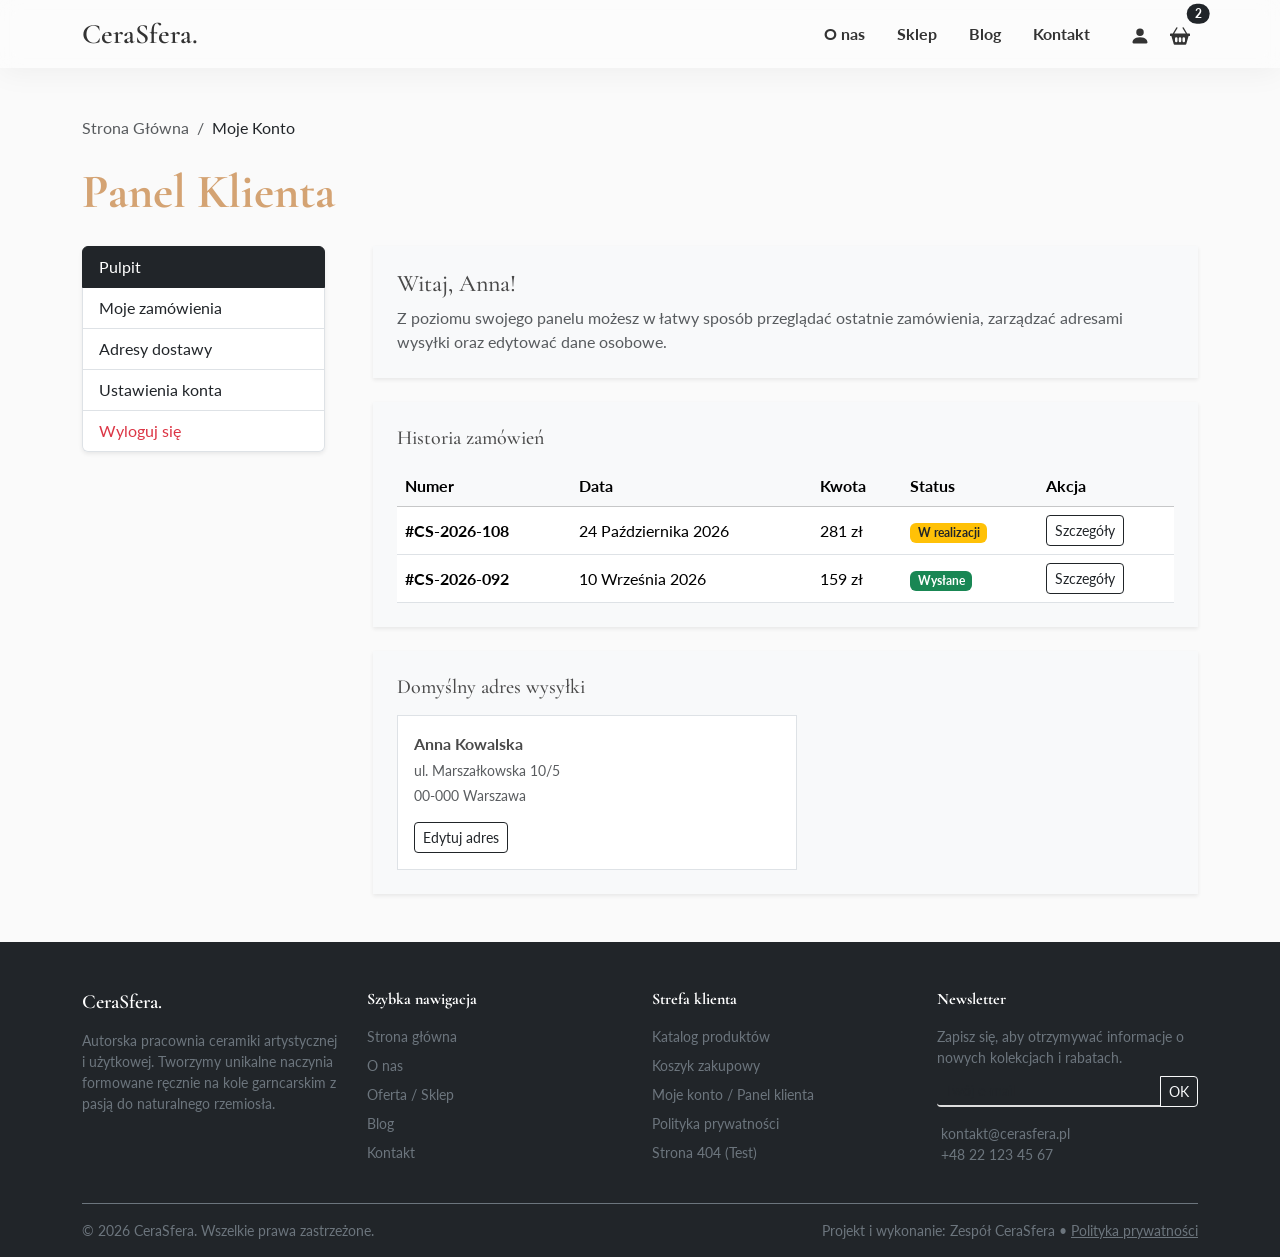
<file: konto.html>
<!DOCTYPE html>
<html lang="pl">
<head>
    <meta charset="UTF-8">
    <meta name="viewport" content="width=device-width, initial-scale=1.0">
    
    <title>Konto użytkownika - CeraSfera.</title>
    <meta name="description" content="Panel klienta w pracowni CeraSfera. - Zarządzaj swoimi zamówieniami i danymi.">
    
    <!-- Czcionki Google Fonts -->
    <link rel="preconnect" href="https://fonts.googleapis.com">
    <link rel="preconnect" href="https://fonts.gstatic.com" crossorigin>
    <link href="https://fonts.googleapis.com/css2?family=Cormorant+Garamond:wght@400;600&family=Lato:wght@300;400;700&display=swap" rel="stylesheet">
    
    <!-- Bootstrap CSS -->
    <link href="https://cdn.jsdelivr.net/npm/bootstrap@5.3.2/dist/css/bootstrap.min.css" rel="stylesheet">
    
    <link rel="stylesheet" href="style.css">
</head>
<body>

    <!-- Nawigacja -->
    <div id="site-header"></div>

    <!-- Główna zawartość panelu klienta -->
    <main class="container my-5">
        <!-- Nawigacja okruszkowa -->
        <nav aria-label="breadcrumb" class="mb-4">
            <ol class="breadcrumb">
                <li class="breadcrumb-item"><a href="index.html" class="text-decoration-none text-muted">Strona Główna</a></li>
                <li class="breadcrumb-item active text-dark" aria-current="page">Moje Konto</li>
            </ol>
        </nav>

        <h1 class="display-5 fw-bold mb-4">Panel Klienta</h1>

        <div class="row g-5">
            
            <!-- Boczne Menu Nawigacyjne Klienta -->
            <aside class="col-lg-3">
                <div class="list-group shadow-sm">
                    <a href="#pulpit" class="list-group-item list-group-item-action active bg-dark border-dark" aria-current="true">Pulpit</a>
                    <a href="#zamowienia" class="list-group-item list-group-item-action">Moje zamówienia</a>
                    <a href="#adresy" class="list-group-item list-group-item-action">Adresy dostawy</a>
                    <a href="#ustawienia" class="list-group-item list-group-item-action">Ustawienia konta</a>
                    <a href="index.html" class="list-group-item list-group-item-action text-danger">Wyloguj się</a>
                </div>
            </aside>

            <!-- Główny Obszar Panelu -->
            <div class="col-lg-9">
                
                <!-- Powitanie -->
                <div class="p-4 bg-light shadow-sm mb-4">
                    <h3 class="h4 mb-2">Witaj, Anna!</h3>
                    <p class="text-muted mb-0">Z poziomu swojego panelu możesz w łatwy sposób przeglądać ostatnie zamówienia, zarządzać adresami wysyłki oraz edytować dane osobowe.</p>
                </div>

                <!-- Historia zamówień -->
                <div class="p-4 bg-light shadow-sm mb-4" id="zamowienia">
                    <h4 class="h5 mb-3">Historia zamówień</h4>
                    <div class="table-responsive">
                        <table class="table align-middle mb-0">
                            <thead class="table-light">
                                <tr>
                                    <th>Numer</th>
                                    <th>Data</th>
                                    <th>Kwota</th>
                                    <th>Status</th>
                                    <th>Akcja</th>
                                </tr>
                            </thead>
                            <tbody>
                                <tr>
                                    <td><strong>#CS-2026-108</strong></td>
                                    <td>24 Października 2026</td>
                                    <td>281 zł</td>
                                    <td><span class="badge bg-warning text-dark">W realizacji</span></td>
                                    <td>
                                        <button class="btn btn-outline-dark btn-sm" data-bs-toggle="modal" data-bs-target="#orderDetailsModal">Szczegóły</button>
                                    </td>
                                </tr>
                                <tr>
                                    <td><strong>#CS-2026-092</strong></td>
                                    <td>10 Września 2026</td>
                                    <td>159 zł</td>
                                    <td><span class="badge bg-success">Wysłane</span></td>
                                    <td>
                                        <button class="btn btn-outline-dark btn-sm" data-bs-toggle="modal" data-bs-target="#orderDetailsModal">Szczegóły</button>
                                    </td>
                                </tr>
                            </tbody>
                        </table>
                    </div>
                </div>

                <!-- Adresy dostawy -->
                <div class="p-4 bg-light shadow-sm" id="adresy">
                    <h4 class="h5 mb-3">Domyślny adres wysyłki</h4>
                    <div class="border p-3 bg-white" style="max-width: 400px;">
                        <p class="fw-bold mb-1">Anna Kowalska</p>
                        <p class="text-muted small mb-1">ul. Marszałkowska 10/5</p>
                        <p class="text-muted small mb-3">00-000 Warszawa</p>
                        <button class="btn btn-outline-dark btn-sm">Edytuj adres</button>
                    </div>
                </div>

            </div>

        </div>
    </main>

    <!-- Modal ze szczegółami zamówienia -->
    <div class="modal fade" id="orderDetailsModal" tabindex="-1" aria-labelledby="orderDetailsModalLabel" aria-hidden="true">
      <div class="modal-dialog modal-dialog-centered">
        <div class="modal-content">
          <div class="modal-header">
            <h5 class="modal-title" id="orderDetailsModalLabel">Szczegóły zamówienia #CS-2026-108</h5>
            <button type="button" class="btn-close" data-bs-dismiss="modal" aria-label="Zamknij"></button>
          </div>
          <div class="modal-body">
            <p class="text-muted small mb-3">Data złożenia: 24 Października 2026 | Status: <span class="badge bg-warning text-dark">W realizacji</span></p>
            
            <h6 class="fw-bold mb-2">Zamówione produkty:</h6>
            <ul class="list-group mb-3 small">
                <li class="list-group-item d-flex justify-content-between align-items-center">
                    Rustykalny Kubek Ziemi (1 szt.)
                    <span>67 zł</span>
                </li>
                <li class="list-group-item d-flex justify-content-between align-items-center">
                    Luksusowy Box Prezentowy (1 szt.)
                    <span>199 zł</span>
                </li>
            </ul>

            <h6 class="fw-bold mb-1">Adres dostawy:</h6>
            <p class="small text-muted mb-3">
                Anna Kowalska<br>
                ul. Marszałkowska 10/5<br>
                00-000 Warszawa
            </p>

            <div class="d-flex justify-content-between border-top pt-2">
                <strong>Razem do zapłaty:</strong>
                <strong>281 zł (w tym dostawa 15 zł)</strong>
            </div>
          </div>
          <div class="modal-footer">
            <button type="button" class="btn btn-secondary btn-sm" data-bs-dismiss="modal">Zamknij</button>
          </div>
        </div>
      </div>
    </div>

    <!-- Stopka -->
    <div id="site-footer"></div>

    <!-- Skrypty -->
    <script src="https://cdn.jsdelivr.net/npm/bootstrap@5.3.2/dist/js/bootstrap.bundle.min.js"></script>
    <script src="main.js"></script>

    <!-- Bootstrap JS -->
    <script src="https://cdn.jsdelivr.net/npm/bootstrap@5.3.2/dist/js/bootstrap.bundle.min.js"></script>
</body>
</html>
</file>
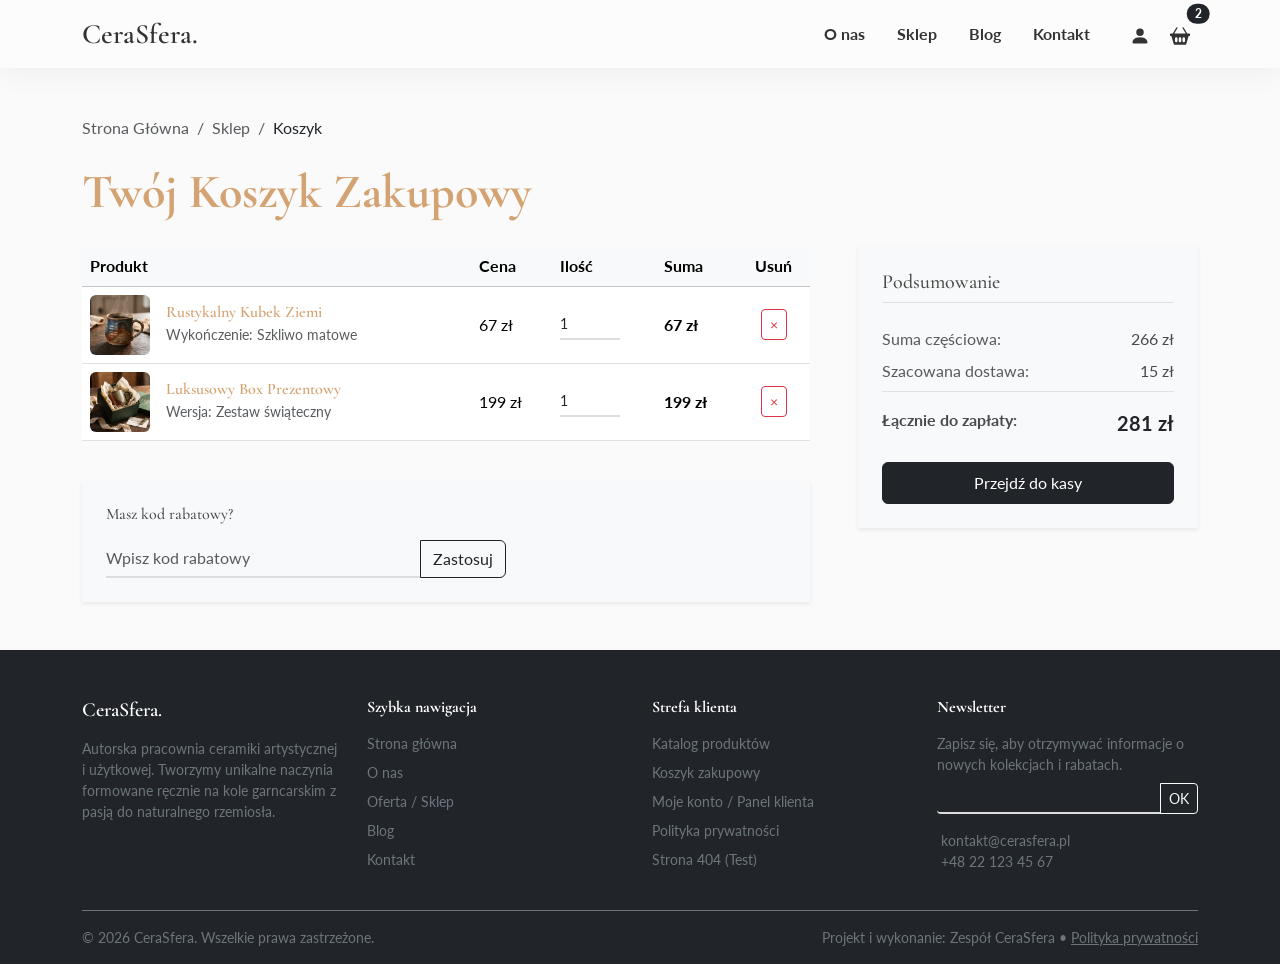
<file: koszyk.html>
<!DOCTYPE html>
<html lang="pl">
<head>
    <meta charset="UTF-8">
    <meta name="viewport" content="width=device-width, initial-scale=1.0">
    
    <title>Koszyk - CeraSfera.</title>
    <meta name="description" content="Twój koszyk zakupowy w pracowni CeraSfera.">
    
    <!-- Czcionki Google Fonts -->
    <link rel="preconnect" href="https://fonts.googleapis.com">
    <link rel="preconnect" href="https://fonts.gstatic.com" crossorigin>
    <link href="https://fonts.googleapis.com/css2?family=Cormorant+Garamond:wght@400;600&family=Lato:wght@300;400;700&display=swap" rel="stylesheet">
    
    <!-- Bootstrap CSS -->
    <link href="https://cdn.jsdelivr.net/npm/bootstrap@5.3.2/dist/css/bootstrap.min.css" rel="stylesheet">
    
    <link rel="stylesheet" href="style.css">
</head>
<body>

    <!-- Nawigacja -->
   <div id="site-header"></div>

    <!-- Główna zawartość koszyka -->
    <main class="container my-5">
        <!-- Nawigacja okruszkowa -->
        <nav aria-label="breadcrumb" class="mb-4">
            <ol class="breadcrumb">
                <li class="breadcrumb-item"><a href="index.html" class="text-decoration-none text-muted">Strona Główna</a></li>
                <li class="breadcrumb-item"><a href="sklep.html" class="text-decoration-none text-muted">Sklep</a></li>
                <li class="breadcrumb-item active text-dark" aria-current="page">Koszyk</li>
            </ol>
        </nav>

        <h1 class="display-5 fw-bold mb-4">Twój Koszyk Zakupowy</h1>

        <div class="row g-5">
            <!-- Tabela produktów w koszyku -->
            <div class="col-lg-8">
                <div class="table-responsive">
                    <table class="table align-middle">
                        <thead class="table-light">
                            <tr>
                                <th>Produkt</th>
                                <th>Cena</th>
                                <th>Ilość</th>
                                <th>Suma</th>
                                <th class="text-center">Usuń</th>
                            </tr>
                        </thead>
                        <tbody>
                            <!-- Pozycja 1 -->
                            <tr>
                                <td>
                                    <div class="d-flex align-items-center gap-3">
                                        <img src="img/pojedyncze.jpg" alt="Kubek" class="rounded" style="width: 60px; height: 60px; object-fit: cover;">
                                        <div>
                                            <h6 class="mb-0">Rustykalny Kubek Ziemi</h6>
                                            <small class="text-muted">Wykończenie: Szkliwo matowe</small>
                                        </div>
                                    </div>
                                </td>
                                <td>67 zł</td>
                                <td>
                                    <input type="number" class="form-control form-control-sm" value="1" min="1" style="width: 60px;">
                                </td>
                                <td><strong>67 zł</strong></td>
                                <td class="text-center">
                                    <button class="btn btn-outline-danger btn-sm" onclick="this.closest('tr').remove()" title="Usuń pozycję">
                                        &times;
                                    </button>
                                </td>
                            </tr>
                            <!-- Pozycja 2 -->
                            <tr>
                                <td>
                                    <div class="d-flex align-items-center gap-3">
                                        <img src="img/box.jpg" alt="Box" class="rounded" style="width: 60px; height: 60px; object-fit: cover;">
                                        <div>
                                            <h6 class="mb-0">Luksusowy Box Prezentowy</h6>
                                            <small class="text-muted">Wersja: Zestaw świąteczny</small>
                                        </div>
                                    </div>
                                </td>
                                <td>199 zł</td>
                                <td>
                                    <input type="number" class="form-control form-control-sm" value="1" min="1" style="width: 60px;">
                                </td>
                                <td><strong>199 zł</strong></td>
                                <td class="text-center">
                                    <button class="btn btn-outline-danger btn-sm" onclick="this.closest('tr').remove()" title="Usuń pozycję">
                                        &times;
                                    </button>
                                </td>
                            </tr>
                        </tbody>
                    </table>
                </div>

                <!-- Strefa kodów rabatowych -->
                <div class="p-4 bg-light mt-4 shadow-sm">
                    <h5 class="h6 mb-3">Masz kod rabatowy?</h5>
                    <div class="input-group" style="max-width: 400px;">
                        <input type="text" class="form-control" placeholder="Wpisz kod rabatowy">
                        <button class="btn btn-outline-dark" type="button">Zastosuj</button>
                    </div>
                </div>
            </div>

            <!-- Karta Podsumowania Zamówienia -->
            <div class="col-lg-4">
                <div class="p-4 bg-light shadow-sm">
                    <h4 class="h5 mb-4 border-bottom pb-2">Podsumowanie</h4>
                    <div class="d-flex justify-content-between mb-2">
                        <span class="text-muted">Suma częściowa:</span>
                        <span>266 zł</span>
                    </div>
                    <div class="d-flex justify-content-between mb-2">
                        <span class="text-muted">Szacowana dostawa:</span>
                        <span>15 zł</span>
                    </div>
                    <div class="d-flex justify-content-between mb-4 border-top pt-3">
                        <strong>Łącznie do zapłaty:</strong>
                        <strong class="fs-5 text-dark">281 zł</strong>
                    </div>
                    <a href="zamowienie.html" class="btn btn-dark w-100 py-2">Przejdź do kasy</a>
                </div>
            </div>
        </div>
    </main>

    <!-- Stopka -->
    <div id="site-footer"></div>

    <!-- Skrypty -->
    <script src="https://cdn.jsdelivr.net/npm/bootstrap@5.3.2/dist/js/bootstrap.bundle.min.js"></script>
    <script src="main.js"></script>

    <!-- Bootstrap JS -->
    <script src="https://cdn.jsdelivr.net/npm/bootstrap@5.3.2/dist/js/bootstrap.bundle.min.js"></script>
</body>
</html>
</file>
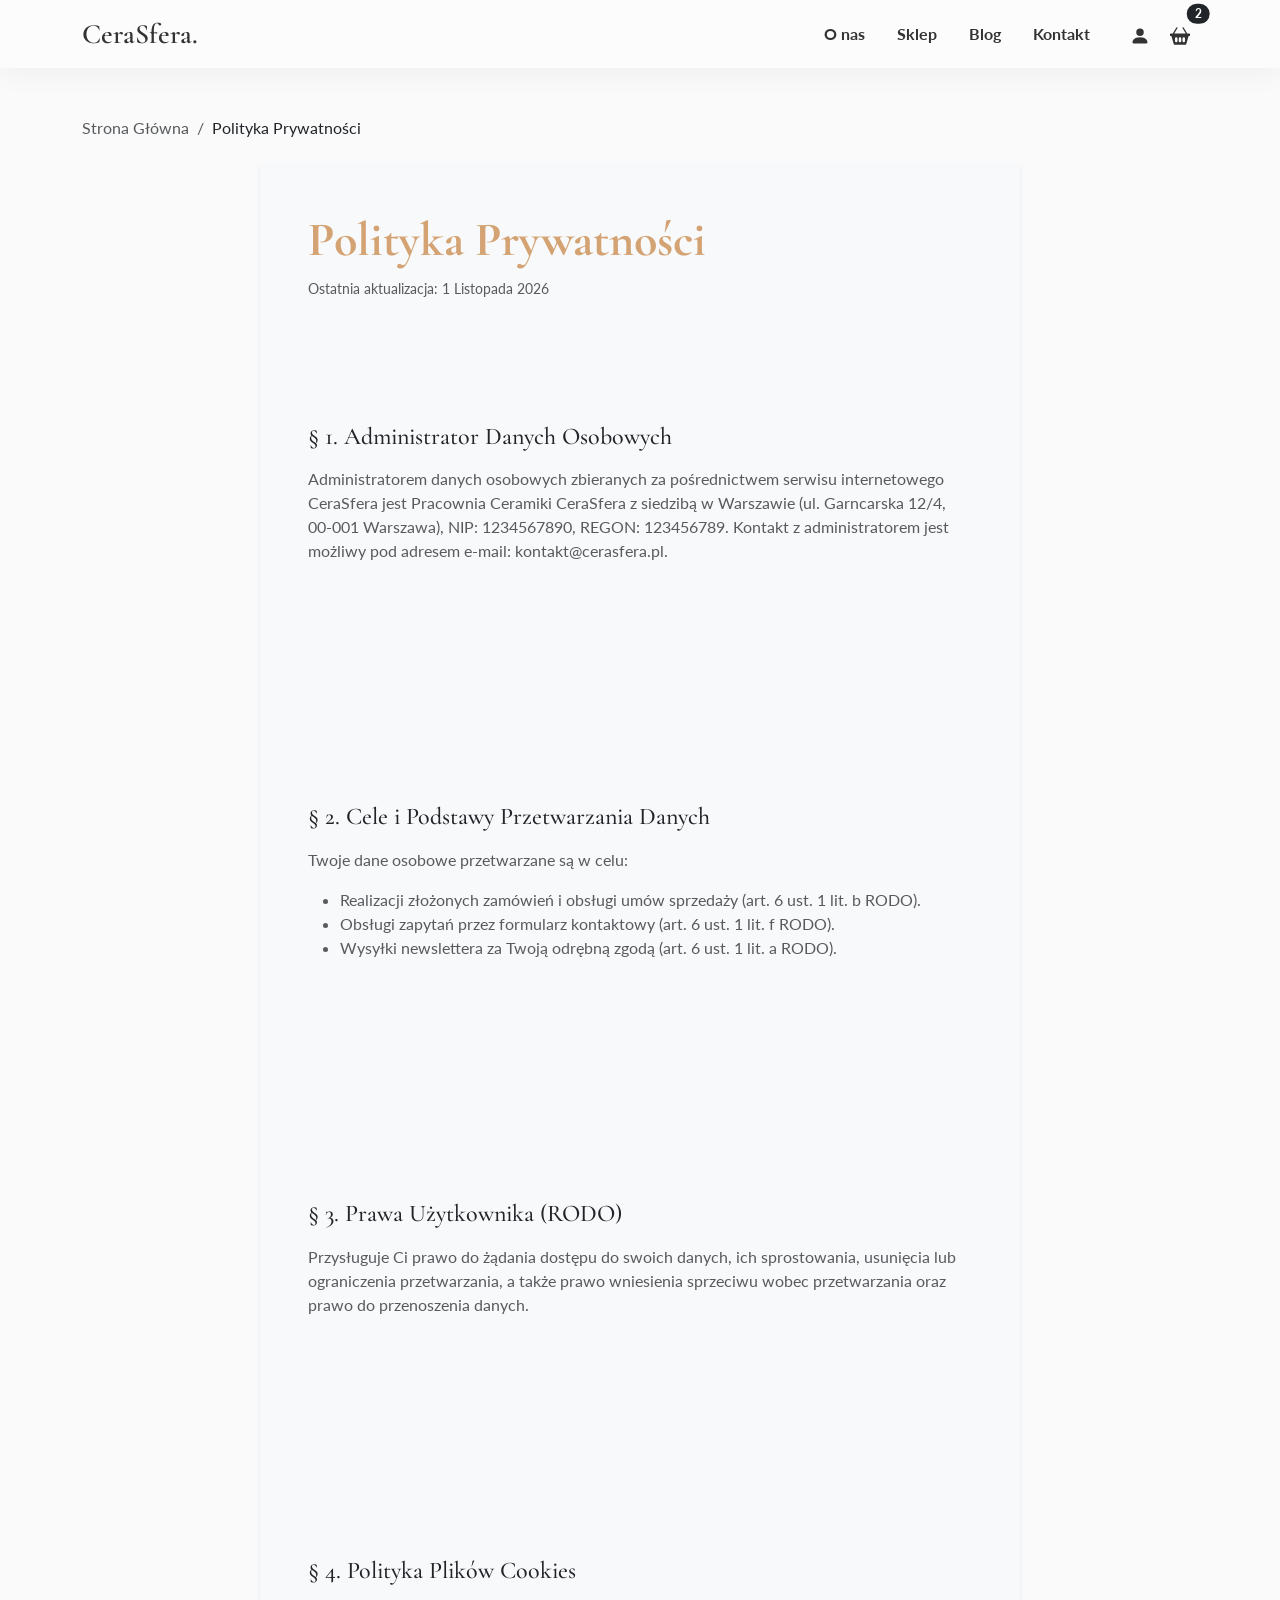
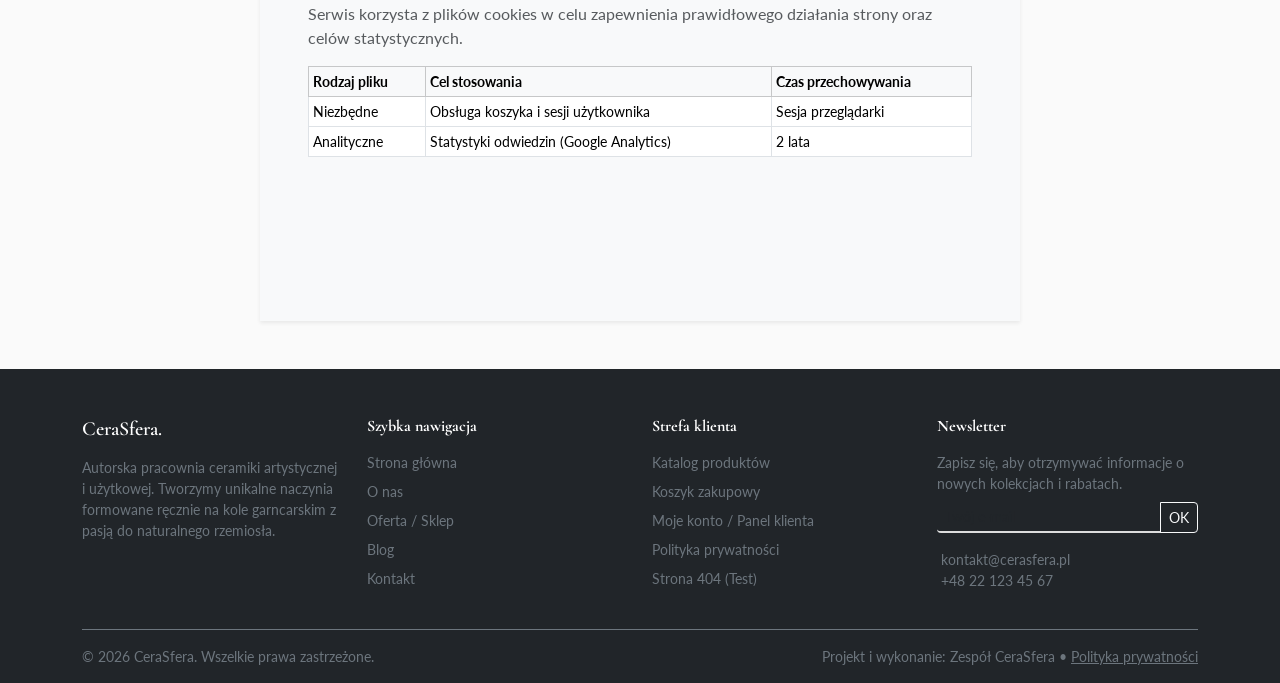
<file: polityka-prywatnosci.html>
<!DOCTYPE html>
<html lang="pl">
<head>
    <meta charset="UTF-8">
    <meta name="viewport" content="width=device-width, initial-scale=1.0">
    <title>Polityka Prywatności - CeraSfera.</title>
    <meta name="description" content="Zasady przetwarzania danych osobowych i polityka plików cookies w serwisie CeraSfera.">
    <link rel="preconnect" href="https://fonts.googleapis.com">
    <link rel="preconnect" href="https://fonts.gstatic.com" crossorigin>
    <link href="https://fonts.googleapis.com/css2?family=Cormorant+Garamond:wght@400;600&family=Lato:wght@300;400;700&display=swap" rel="stylesheet">
    <link href="https://cdn.jsdelivr.net/npm/bootstrap@5.3.2/dist/css/bootstrap.min.css" rel="stylesheet">
    <link rel="stylesheet" href="style.css">
</head>
<body>

    <div id="site-header"></div>

    <main class="container my-5">
        <nav aria-label="breadcrumb" class="mb-4">
            <ol class="breadcrumb">
                <li class="breadcrumb-item"><a href="index.html" class="text-decoration-none text-muted">Strona Główna</a></li>
                <li class="breadcrumb-item active text-dark" aria-current="page">Polityka Prywatności</li>
            </ol>
        </nav>

        <article class="row">
            <div class="col-12 col-lg-8 mx-auto bg-light p-5 shadow-sm">
                <h1 class="display-5 fw-bold mb-2">Polityka Prywatności</h1>
                <p class="text-muted small mb-4">Ostatnia aktualizacja: 1 Listopada 2026</p>

                <section class="mb-4">
                    <h2 class="h4 text-dark mb-3">§ 1. Administrator Danych Osobowych</h2>
                    <p class="text-muted">Administratorem danych osobowych zbieranych za pośrednictwem serwisu internetowego CeraSfera jest Pracownia Ceramiki CeraSfera z siedzibą w Warszawie (ul. Garncarska 12/4, 00-001 Warszawa), NIP: 1234567890, REGON: 123456789. Kontakt z administratorem jest możliwy pod adresem e-mail: kontakt@cerasfera.pl.</p>
                </section>

                <section class="mb-4">
                    <h2 class="h4 text-dark mb-3">§ 2. Cele i Podstawy Przetwarzania Danych</h2>
                    <p class="text-muted">Twoje dane osobowe przetwarzane są w celu:</p>
                    <ul class="text-muted">
                        <li>Realizacji złożonych zamówień i obsługi umów sprzedaży (art. 6 ust. 1 lit. b RODO).</li>
                        <li>Obsługi zapytań przez formularz kontaktowy (art. 6 ust. 1 lit. f RODO).</li>
                        <li>Wysyłki newslettera za Twoją odrębną zgodą (art. 6 ust. 1 lit. a RODO).</li>
                    </ul>
                </section>

                <section class="mb-4">
                    <h2 class="h4 text-dark mb-3">§ 3. Prawa Użytkownika (RODO)</h2>
                    <p class="text-muted">Przysługuje Ci prawo do żądania dostępu do swoich danych, ich sprostowania, usunięcia lub ograniczenia przetwarzania, a także prawo wniesienia sprzeciwu wobec przetwarzania oraz prawo do przenoszenia danych.</p>
                </section>

                <section>
                    <h2 class="h4 text-dark mb-3">§ 4. Polityka Plików Cookies</h2>
                    <p class="text-muted mb-3">Serwis korzysta z plików cookies w celu zapewnienia prawidłowego działania strony oraz celów statystycznych.</p>
                    <div class="table-responsive">
                        <table class="table table-bordered table-sm align-middle text-muted small bg-white">
                            <thead class="table-light">
                                <tr>
                                    <th>Rodzaj pliku</th>
                                    <th>Cel stosowania</th>
                                    <th>Czas przechowywania</th>
                                </tr>
                            </thead>
                            <tbody>
                                <tr>
                                    <td>Niezbędne</td>
                                    <td>Obsługa koszyka i sesji użytkownika</td>
                                    <td>Sesja przeglądarki</td>
                                </tr>
                                <tr>
                                    <td>Analityczne</td>
                                    <td>Statystyki odwiedzin (Google Analytics)</td>
                                    <td>2 lata</td>
                                </tr>
                            </tbody>
                        </table>
                    </div>
                </section>
            </div>
        </article>
    </main>

    <div id="site-footer"></div>

    <script src="https://cdn.jsdelivr.net/npm/bootstrap@5.3.2/dist/js/bootstrap.bundle.min.js"></script>
    <script src="main.js"></script>
</body>
</html>
</file>
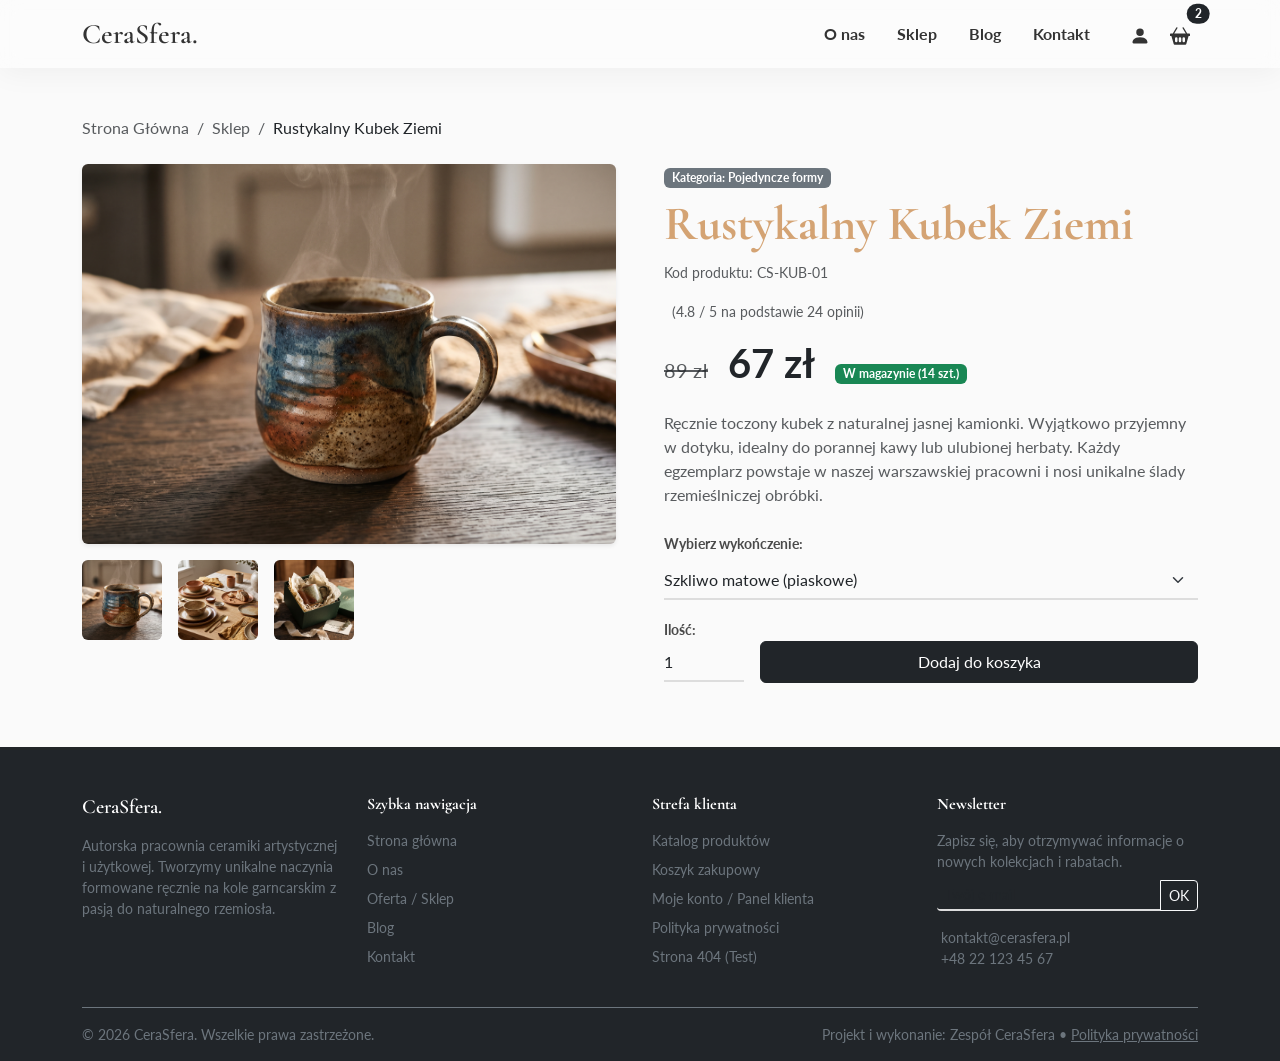
<file: produkt.html>
<!DOCTYPE html>
<html lang="pl">
<head>
    <meta charset="UTF-8">
    <meta name="viewport" content="width=device-width, initial-scale=1.0">
    
    <title>Rustykalny Kubek Ziemi - CeraSfera.</title>
    <meta name="description" content="Szczegóły produktu: Rustykalny Kubek Ziemi. Ręcznie toczona ceramika najwyższej jakości.">
    
    <!-- Czcionki Google Fonts -->
    <link rel="preconnect" href="https://fonts.googleapis.com">
    <link rel="preconnect" href="https://fonts.gstatic.com" crossorigin>
    <link href="https://fonts.googleapis.com/css2?family=Cormorant+Garamond:wght@400;600&family=Lato:wght@300;400;700&display=swap" rel="stylesheet">
    
    <!-- Bootstrap CSS -->
    <link href="https://cdn.jsdelivr.net/npm/bootstrap@5.3.2/dist/css/bootstrap.min.css" rel="stylesheet">
    
    <link rel="stylesheet" href="style.css">
</head>
<body>

    <div id="site-header"></div>

    <!-- Główna zawartość karty produktu -->
    <main class="container my-5">
        <!-- Nawigacja okruszkowa -->
        <nav aria-label="breadcrumb" class="mb-4">
            <ol class="breadcrumb">
                <li class="breadcrumb-item"><a href="index.html" class="text-decoration-none text-muted">Strona Główna</a></li>
                <li class="breadcrumb-item"><a href="sklep.html" class="text-decoration-none text-muted">Sklep</a></li>
                <li class="breadcrumb-item active text-dark" aria-current="page">Rustykalny Kubek Ziemi</li>
            </ol>
        </nav>

        <div class="row g-5 mb-5 align-items-start">
            <!-- Kolumna Wizualna (Galeria) -->
            <div class="col-lg-6">
                <div class="mb-3">
                    <img src="img/pojedyncze.jpg" class="img-fluid w-100 shadow-sm rounded" alt="Rustykalny Kubek Ziemi - widok główny" id="mainImage" style="height: 380px; object-fit: cover;">
                </div>
                <div class="d-flex gap-3">
                    <img src="img/pojedyncze.jpg" class="product-gallery-thumb rounded" alt="Miniatura 1" onclick="document.getElementById('mainImage').src='img/pojedyncze.jpg'" style="width: 80px; height: 80px; object-fit: cover; cursor: pointer;">
                    <img src="img/zestaw.jpg" class="product-gallery-thumb rounded" alt="Miniatura 2" onclick="document.getElementById('mainImage').src='img/zestaw.jpg'" style="width: 80px; height: 80px; object-fit: cover; cursor: pointer;">
                    <img src="img/box.jpg" class="product-gallery-thumb rounded" alt="Miniatura 3" onclick="document.getElementById('mainImage').src='img/box.jpg'" style="width: 80px; height: 80px; object-fit: cover; cursor: pointer;">
                </div>
            </div>

            <!-- Kolumna Zakupowa -->
            <div class="col-lg-6">
                <span class="badge bg-secondary mb-2">Kategoria: Pojedyncze formy</span>
                <h1 class="display-5 fw-bold mb-2">Rustykalny Kubek Ziemi</h1>
                <p class="text-muted small mb-3">Kod produktu: CS-KUB-01</p>

                <!-- Ocena w gwiazdkach -->
                <div class="mb-3 text-warning">
                    <i class="bi bi-star-fill"></i><i class="bi bi-star-fill"></i><i class="bi bi-star-fill"></i><i class="bi bi-star-fill"></i><i class="bi bi-star-half"></i>
                    <span class="text-muted small ms-2">(4.8 / 5 na podstawie 24 opinii)</span>
                </div>

                <!-- Cena i dostępność -->
                <div class="mb-4">
                    <span class="text-decoration-line-through text-muted me-3 fs-5">89 zł</span>
                    <span class="display-6 fw-bold text-dark">67 zł</span>
                    <span class="badge bg-success ms-3">W magazynie (14 szt.)</span>
                </div>

                <p class="text-muted mb-4">
                    Ręcznie toczony kubek z naturalnej jasnej kamionki. Wyjątkowo przyjemny w dotyku, idealny do porannej kawy lub ulubionej herbaty. Każdy egzemplarz powstaje w naszej warszawskiej pracowni i nosi unikalne ślady rzemieślniczej obróbki.
                </p>

                <!-- Formularz wyboru wariantu i ilości -->
                 <!-- Formularz wyboru wariantu i ilości -->
<form onsubmit="handleAddToCart(event)">

    <div class="mb-3">
        <label for="variantSelect" class="form-label small fw-bold">
            Wybierz wykończenie:
        </label>

        <select class="form-select" id="variantSelect">
            <option selected>Szkliwo matowe (piaskowe)</option>
            <option value="1">Szkliwo błyszczące (oliwkowe)</option>
            <option value="2">Surowa kamionka bez szkliwa</option>
        </select>
    </div>

    <div class="d-flex align-items-center gap-3 mb-3">
        <div>
            <label for="quantityInput" class="form-label small fw-bold mb-1">
                Ilość:
            </label>

            <input
                type="number"
                id="quantityInput"
                class="form-control"
                value="1"
                min="1"
                max="14"
                style="width: 80px;"
            >
        </div>

        <div class="flex-grow-1">
            <label class="form-label small fw-bold mb-1 d-block">&nbsp;</label>

            <button type="submit" class="btn btn-dark w-100 py-2">
                Dodaj do koszyka
            </button>
        </div>
    </div>

    

</form>

<!-- Powiadomienie o dodaniu do koszyka -->
<!-- Powiadomienie o dodaniu do koszyka -->
                <div id="cartAlert" class="alert alert-success mt-3 py-2 px-3 small" style="display: none;" role="alert">
                    <div class="d-flex align-items-center justify-content-between">
                        <div>
                            <i class="bi bi-check-circle-fill me-2"></i>
                            <strong>Produkt dodany do koszyka!</strong> 
                            <a href="koszyk.html" class="alert-link text-decoration-underline ms-1">Przejdź do koszyka</a>
                        </div>
                    </div>
                </div>
                
<script>
function handleAddToCart(event) {
    event.preventDefault();

    const alertBox = document.getElementById('cartAlert');
    const quantity = document.getElementById('quantityInput');
    const variant = document.getElementById('variantSelect');

    if (
        !Number.isInteger(Number(quantity.value)) ||
        quantity.value < 1 ||
        quantity.value > 14
    ) {
        alert('Wybierz ilość od 1 do 14.');
        return;
    }

    alertBox.style.display = 'block';

    setTimeout(function() {
        alertBox.style.display = 'none';
    }, 5000);

    console.log('Ilość:', quantity.value);
    console.log('Wariant:', variant.value);
}
</script>
</main>
<div id="site-footer"></div>

    <!-- Skrypty -->
    <script src="https://cdn.jsdelivr.net/npm/bootstrap@5.3.2/dist/js/bootstrap.bundle.min.js"></script>
    <script src="main.js"></script>
</body>
</html>
</file>
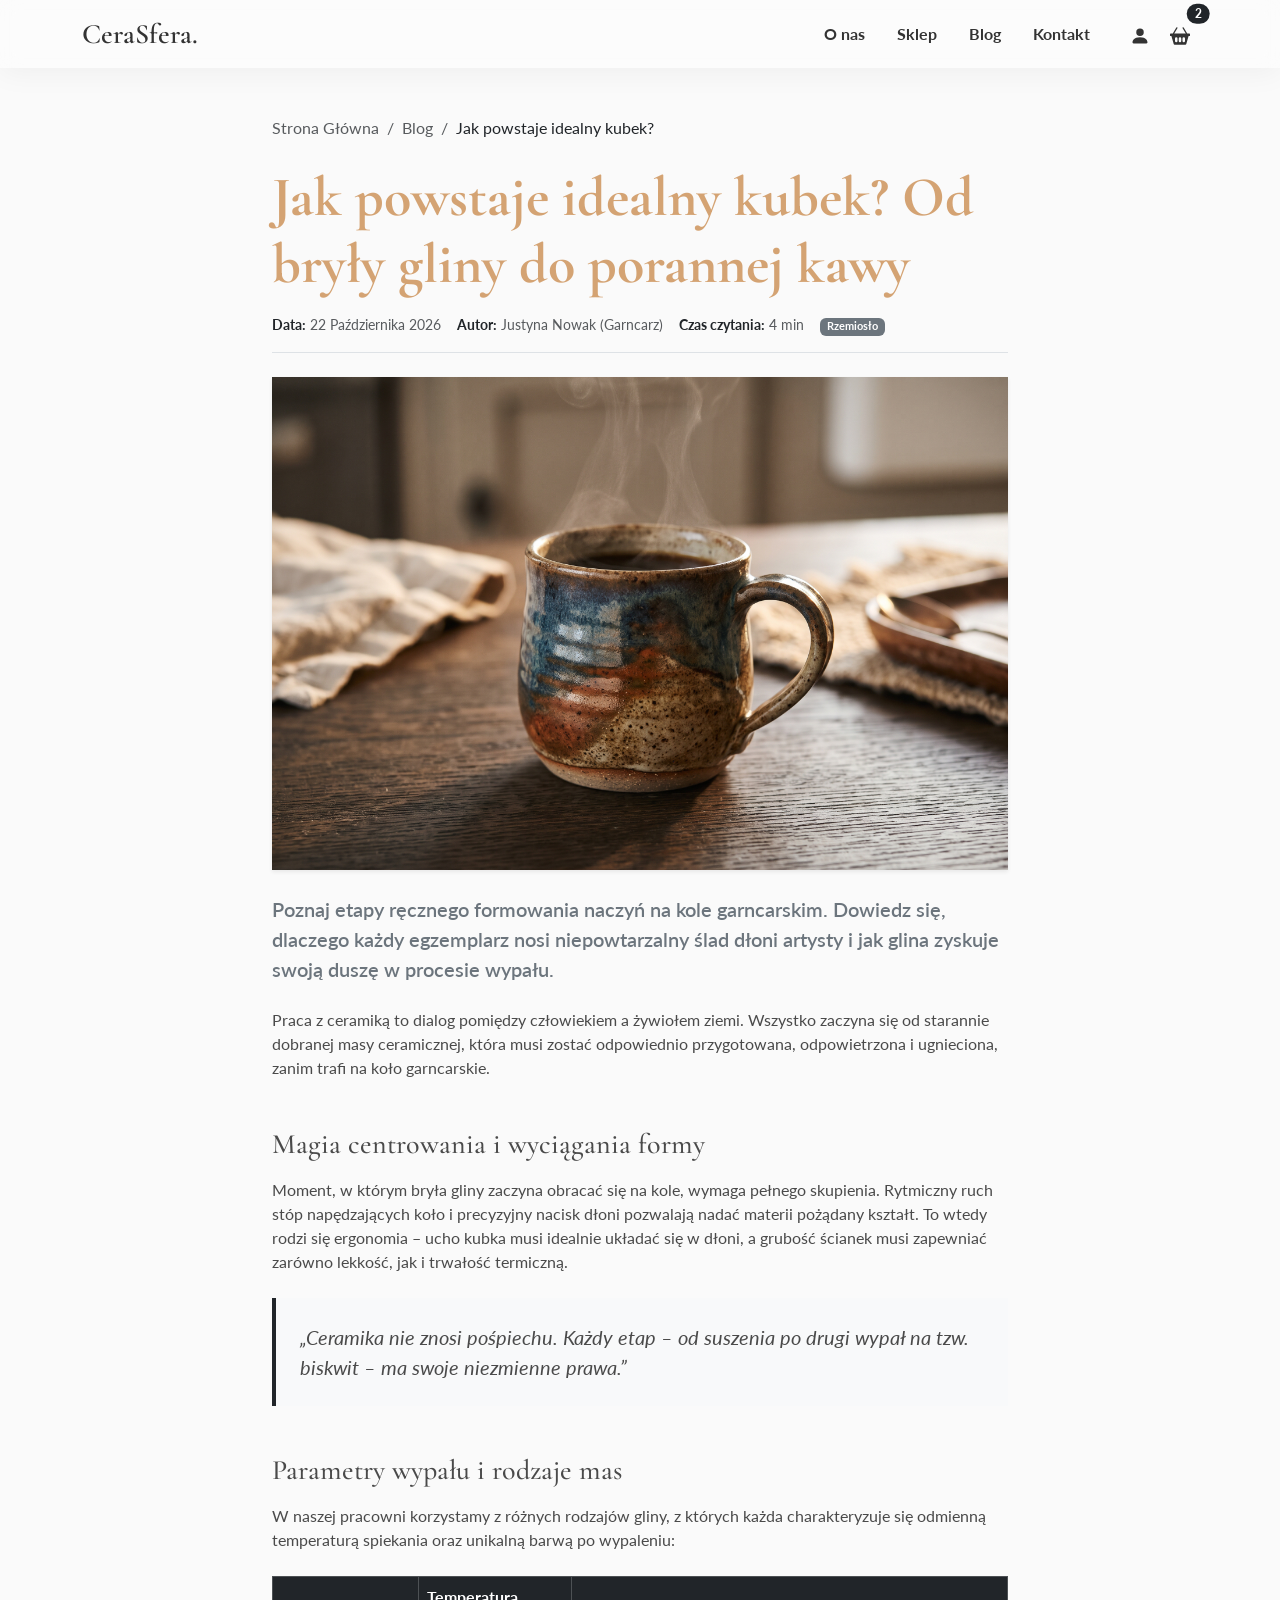
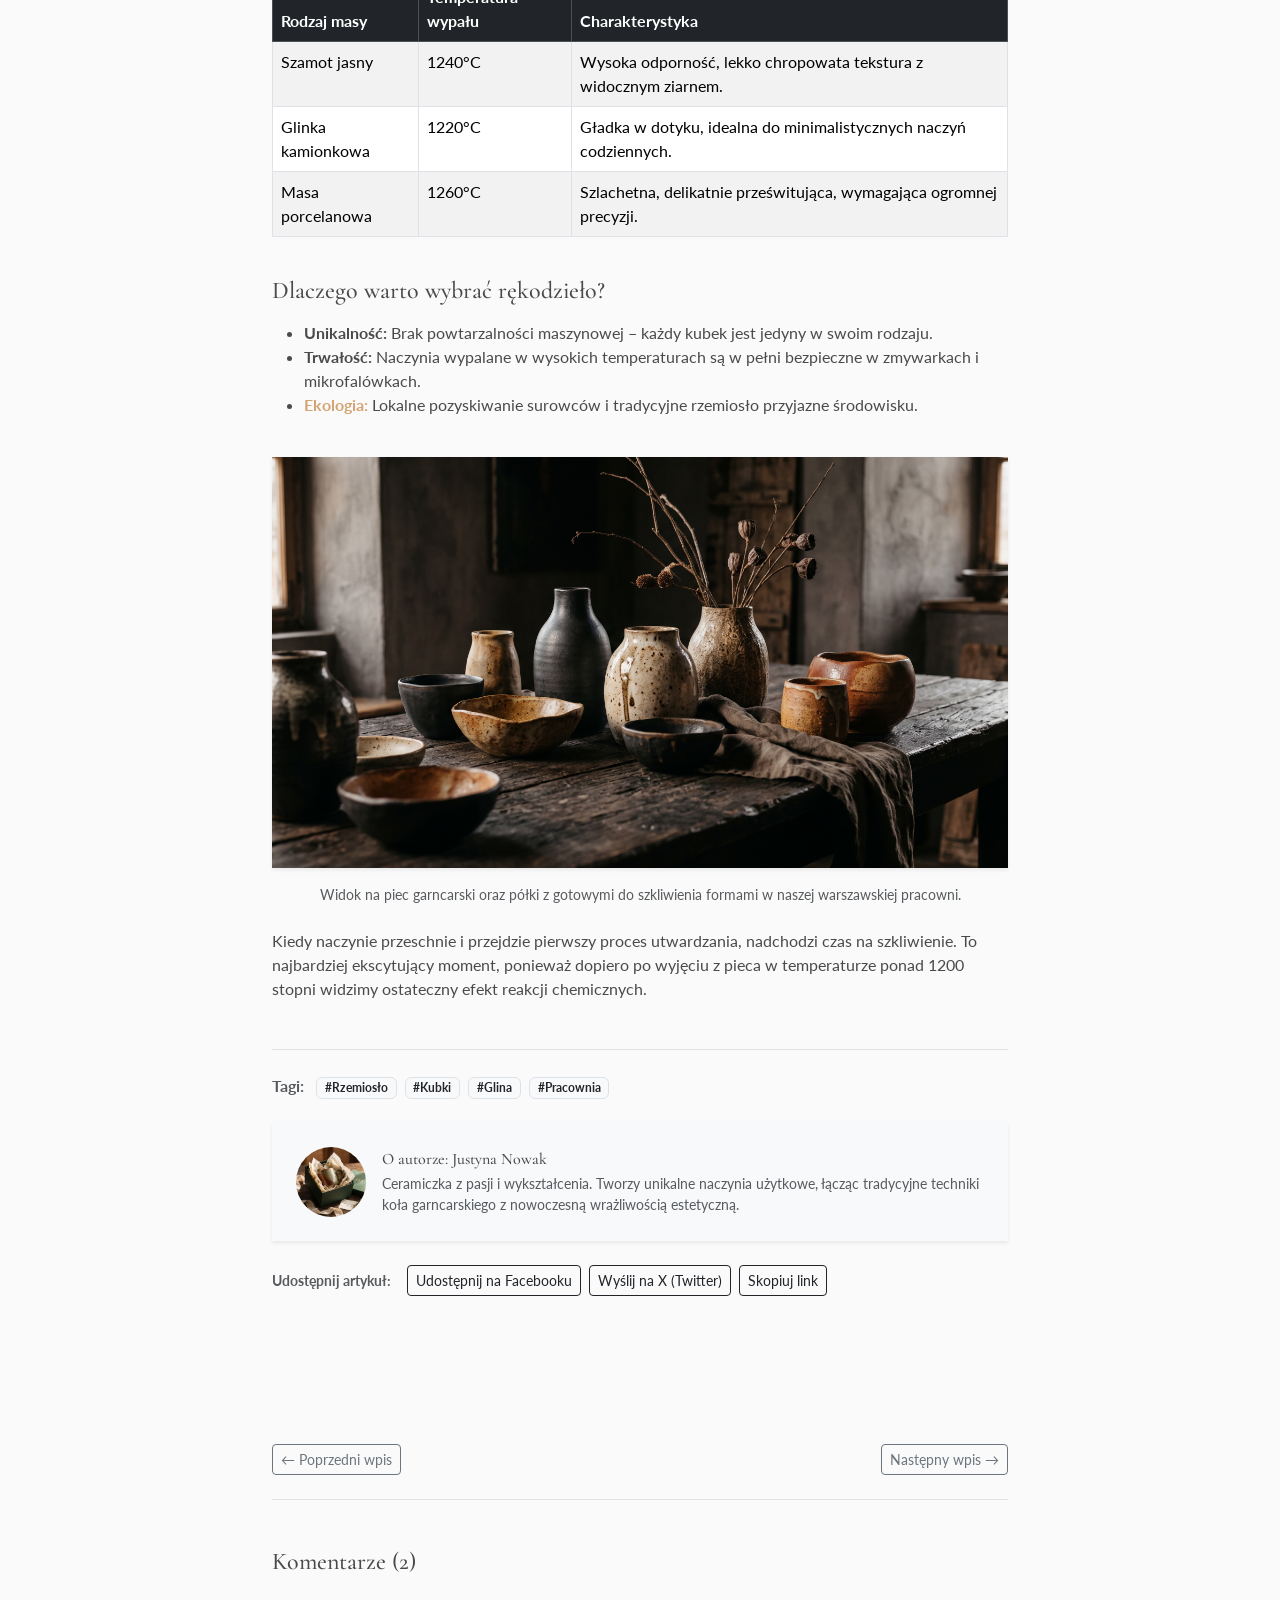
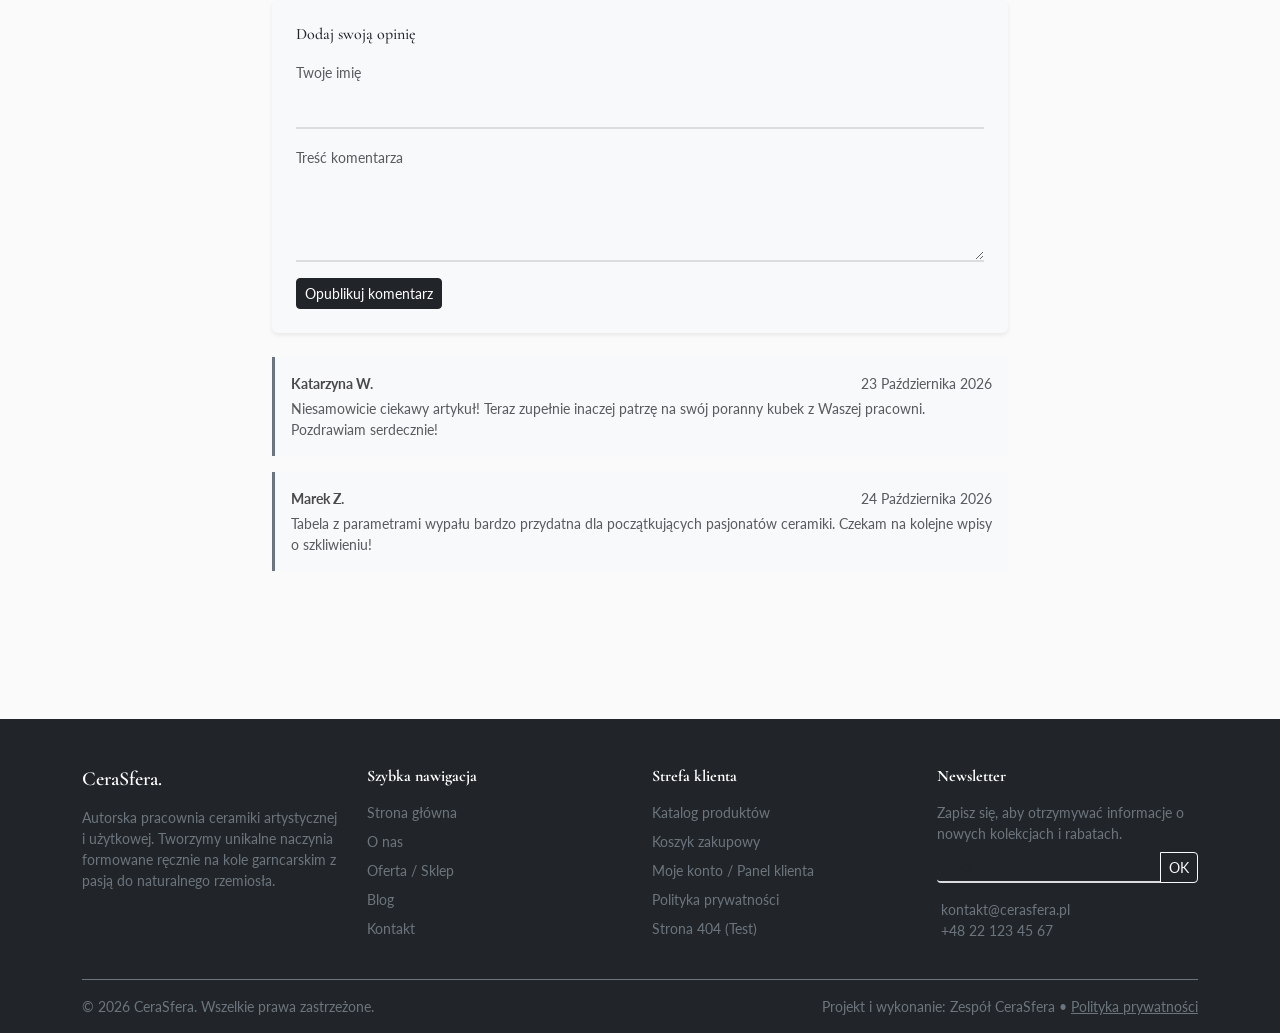
<file: single.html>
<!DOCTYPE html>
<html lang="pl">
<head>
    <meta charset="UTF-8">
    <meta name="viewport" content="width=device-width, initial-scale=1.0">
    
    <title>Jak powstaje idealny kubek? - CeraSfera.</title>
    <meta name="description" content="Poznaj etapy ręcznego formowania naczyń na kole garncarskim w pracowni CeraSfera.">
    
    <!-- Czcionki Google Fonts -->
    <link rel="preconnect" href="https://fonts.googleapis.com">
    <link rel="preconnect" href="https://fonts.gstatic.com" crossorigin>
    <link href="https://fonts.googleapis.com/css2?family=Cormorant+Garamond:wght@400;600&family=Lato:wght@300;400;700&display=swap" rel="stylesheet">
    
    <link href="https://cdn.jsdelivr.net/npm/bootstrap@5.3.2/dist/css/bootstrap.min.css" rel="stylesheet">
    <link rel="stylesheet" href="style.css">
</head>
<body>

<div id="site-header"></div>

    <!-- Główna zawartość artykułu -->
    <main class="container my-5">
        <div class="row justify-content-center">
            <div class="col-lg-8">

                <!-- 1. Nawigacja Okruszkowa (Breadcrumb) -->
                <nav aria-label="breadcrumb" class="mb-4">
                    <ol class="breadcrumb">
                        <li class="breadcrumb-item"><a href="index.html" class="text-decoration-none text-muted">Strona Główna</a></li>
                        <li class="breadcrumb-item"><a href="blog.html" class="text-decoration-none text-muted">Blog</a></li>
                        <li class="breadcrumb-item active text-dark" aria-current="page">Jak powstaje idealny kubek?</li>
                    </ol>
                </nav>

                <!-- 2. Struktura Artykułu -->
                <article>
                    <!-- Nagłówek artykułu -->
                    <h1 class="display-4 fw-bold mb-3">Jak powstaje idealny kubek? Od bryły gliny do porannej kawy</h1>

                    <!-- Pasek metadanych -->
                    <div class="d-flex flex-wrap align-items-center text-muted mb-4 pb-3 border-bottom small gap-3">
                        <span><strong class="text-dark">Data:</strong> 22 Października 2026</span>
                        <span><strong class="text-dark">Autor:</strong> Justyna Nowak (Garncarz)</span>
                        <span><strong class="text-dark">Czas czytania:</strong> 4 min</span>
                        <span><span class="badge bg-secondary">Rzemiosło</span></span>
                    </div>

                    <!-- Wiodąca grafika o pełnej szerokości kolumny -->
                    <div class="mb-4">
                        <img src="img/pojedyncze.jpg" class="img-fluid w-100 shadow-sm" alt="Ręczne formowanie kubka z gliny">
                    </div>

                    <!-- Właściwa treść -->
                    <div class="article-content">
                        <!-- Wyróżniony lead -->
                        <p class="lead fw-semibold text-secondary mb-4">
                            Poznaj etapy ręcznego formowania naczyń na kole garncarskim. Dowiedz się, dlaczego każdy egzemplarz nosi niepowtarzalny ślad dłoni artysty i jak glina zyskuje swoją duszę w procesie wypału.
                        </p>

                        <p>Praca z ceramiką to dialog pomiędzy człowiekiem a żywiołem ziemi. Wszystko zaczyna się od starannie dobranej masy ceramicznej, która musi zostać odpowiednio przygotowana, odpowietrzona i ugnieciona, zanim trafi na koło garncarskie.</p>

                        <h2 class="h3 mt-5 mb-3">Magia centrowania i wyciągania formy</h2>
                        <p>Moment, w którym bryła gliny zaczyna obracać się na kole, wymaga pełnego skupienia. Rytmiczny ruch stóp napędzających koło i precyzyjny nacisk dłoni pozwalają nadać materii pożądany kształt. To wtedy rodzi się ergonomia – ucho kubka musi idealnie układać się w dłoni, a grubość ścianek musi zapewniać zarówno lekkość, jak i trwałość termiczną.</p>

                        <!-- Cytat blokowy -->
                        <blockquote class="blockquote bg-light p-4 border-start border-4 border-dark my-4">
                            <p class="mb-0 fst-italic">„Ceramika nie znosi pośpiechu. Każdy etap – od suszenia po drugi wypał na tzw. biskwit – ma swoje niezmienne prawa.”</p>
                        </blockquote>

                        <h2 class="h3 mt-5 mb-3">Parametry wypału i rodzaje mas</h2>
                        <p>W naszej pracowni korzystamy z różnych rodzajów gliny, z których każda charakteryzuje się odmienną temperaturą spiekania oraz unikalną barwą po wypaleniu:</p>

                        <!-- Śródtekstowa tabela danych -->
                        <div class="table-responsive my-4">
                            <table class="table table-bordered table-striped">
                                <thead class="table-dark">
                                    <tr>
                                        <th>Rodzaj masy</th>
                                        <th>Temperatura wypału</th>
                                        <th>Charakterystyka</th>
                                    </tr>
                                </thead>
                                <tbody>
                                    <tr>
                                        <td>Szamot jasny</td>
                                        <td>1240°C</td>
                                        <td>Wysoka odporność, lekko chropowata tekstura z widocznym ziarnem.</td>
                                    </tr>
                                    <tr>
                                        <td>Glinka kamionkowa</td>
                                        <td>1220°C</td>
                                        <td>Gładka w dotyku, idealna do minimalistycznych naczyń codziennych.</td>
                                    </tr>
                                    <tr>
                                        <td>Masa porcelanowa</td>
                                        <td>1260°C</td>
                                        <td>Szlachetna, delikatnie prześwitująca, wymagająca ogromnej precyzji.</td>
                                    </tr>
                                </tbody>
                            </table>
                        </div>

                        <!-- Śródtekstowe wypunktowanie -->
                        <h3 class="h4 mt-4 mb-3">Dlaczego warto wybrać rękodzieło?</h3>
                        <ul>
                            <li><strong>Unikalność:</strong> Brak powtarzalności maszynowej – każdy kubek jest jedyny w swoim rodzaju.</li>
                            <li><strong>Trwałość:</strong> Naczynia wypalane w wysokich temperaturach są w pełni bezpieczne w zmywarkach i mikrofalówkach.</li>
                            <li><strong style="color: var(--color-accent);">Ekologia:</strong> Lokalne pozyskiwanie surowców i tradycyjne rzemiosło przyjazne środowisku.</li>
                        </ul>

                        <!-- Element graficzny z podpisem (figure / figcaption) -->
                        <figure class="figure my-4 text-center w-100">
                            <img src="img/tlo.jpg" class="figure-img img-fluid shadow-sm" alt="Pracownia ceramiki CeraSfera">
                            <figcaption class="figure-caption text-center mt-2">Widok na piec garncarski oraz półki z gotowymi do szkliwienia formami w naszej warszawskiej pracowni.</figcaption>
                        </figure>

                        <p>Kiedy naczynie przeschnie i przejdzie pierwszy proces utwardzania, nadchodzi czas na szkliwienie. To najbardziej ekscytujący moment, ponieważ dopiero po wyjęciu z pieca w temperaturze ponad 1200 stopni widzimy ostateczny efekt reakcji chemicznych.</p>
                    </div>

                    <!-- 4. Stopka Artykułu -->
                    <footer class="mt-5 pt-4 border-top">
                        <!-- Tagi tematyczne -->
                        <div class="mb-4">
                            <strong class="me-2 text-muted">Tagi:</strong>
                            <a href="#" class="badge bg-light text-dark text-decoration-none border me-1">#Rzemiosło</a>
                            <a href="#" class="badge bg-light text-dark text-decoration-none border me-1">#Kubki</a>
                            <a href="#" class="badge bg-light text-dark text-decoration-none border me-1">#Glina</a>
                            <a href="#" class="badge bg-light text-dark text-decoration-none border">#Pracownia</a>
                        </div>

                        <!-- Blok biogramu autora -->
                        <div class="p-4 bg-light d-flex align-items-center mb-4 shadow-sm">
                            <img src="img/box.jpg" alt="Avatar autora" class="rounded-circle me-3" style="width: 70px; height: 70px; object-fit: cover;">
                            <div>
                                <h5 class="mb-1 h6">O autorze: Justyna Nowak</h5>
                                <p class="text-muted small mb-0">Ceramiczka z pasji i wykształcenia. Tworzy unikalne naczynia użytkowe, łącząc tradycyjne techniki koła garncarskiego z nowoczesną wrażliwością estetyczną.</p>
                            </div>
                        </div>

                        <!-- Przyciski udostępniania -->
                        <div class="d-flex align-items-center gap-2 mb-5">
                            <span class="text-muted small fw-bold me-2">Udostępnij artykuł:</span>
                            <a href="#" class="btn btn-outline-dark btn-sm">Udostępnij na Facebooku</a>
                            <a href="#" class="btn btn-outline-dark btn-sm">Wyślij na X (Twitter)</a>
                            <a href="#" class="btn btn-outline-dark btn-sm">Skopiuj link</a>
                        </div>
                    </footer>
                </article>

                <!-- 5. Nawigacja Relacyjna i Komentarze -->
                <section class="mt-5">
                    <!-- Nawigacja poprzedni/następny -->
                    <div class="d-flex justify-content-between mb-5 pb-4 border-bottom">
                        <a href="blog.html" class="btn btn-outline-secondary btn-sm">&larr; Poprzedni wpis</a>
                        <a href="blog.html" class="btn btn-outline-secondary btn-sm">Następny wpis &rarr;</a>
                    </div>

                    <!-- Sekcja komentarzy -->
                    <h3 class="h4 mb-4">Komentarze (2)</h3>

                    <!-- Formularz dodawania opinii -->
                    <div class="card p-4 bg-light border-0 mb-4 shadow-sm">
                        <h5 class="h6 mb-3">Dodaj swoją opinię</h5>
                        <form>
                            <div class="mb-3">
                                <label for="commentName" class="form-label small text-muted">Twoje imię</label>
                                <input type="text" class="form-control" id="commentName" required>
                            </div>
                            <div class="mb-3">
                                <label for="commentText" class="form-label small text-muted">Treść komentarza</label>
                                <textarea class="form-control" id="commentText" rows="3" required></textarea>
                            </div>
                            <button type="submit" class="btn btn-dark btn-sm">Opublikuj komentarz</button>
                        </form>
                    </div>

                    <!-- Lista opublikowanych komentarzy -->
                    <div class="d-flex flex-column gap-3">
                        <!-- Komentarz 1 -->
                        <div class="p-3 bg-light border-start border-3 border-secondary">
                            <div class="d-flex justify-content-between mb-1">
                                <strong class="small">Katarzyna W.</strong>
                                <span class="text-muted small">23 Października 2026</span>
                            </div>
                            <p class="mb-0 text-muted small">Niesamowicie ciekawy artykuł! Teraz zupełnie inaczej patrzę na swój poranny kubek z Waszej pracowni. Pozdrawiam serdecznie!</p>
                        </div>
                        <!-- Komentarz 2 -->
                        <div class="p-3 bg-light border-start border-3 border-secondary">
                            <div class="d-flex justify-content-between mb-1">
                                <strong class="small">Marek Z.</strong>
                                <span class="text-muted small">24 Października 2026</span>
                            </div>
                            <p class="mb-0 text-muted small">Tabela z parametrami wypału bardzo przydatna dla początkujących pasjonatów ceramiki. Czekam na kolejne wpisy o szkliwieniu!</p>
                        </div>
                    </div>
                </section>

            </div>
        </div>
    </main>

    <!-- Stopka -->
    <div id="site-footer"></div>

    <!-- Skrypty -->
    <script src="https://cdn.jsdelivr.net/npm/bootstrap@5.3.2/dist/js/bootstrap.bundle.min.js"></script>
    <script src="main.js"></script>

    <script src="https://cdn.jsdelivr.net/npm/bootstrap@5.3.2/dist/js/bootstrap.bundle.min.js"></script>
</body>
</html>
</file>
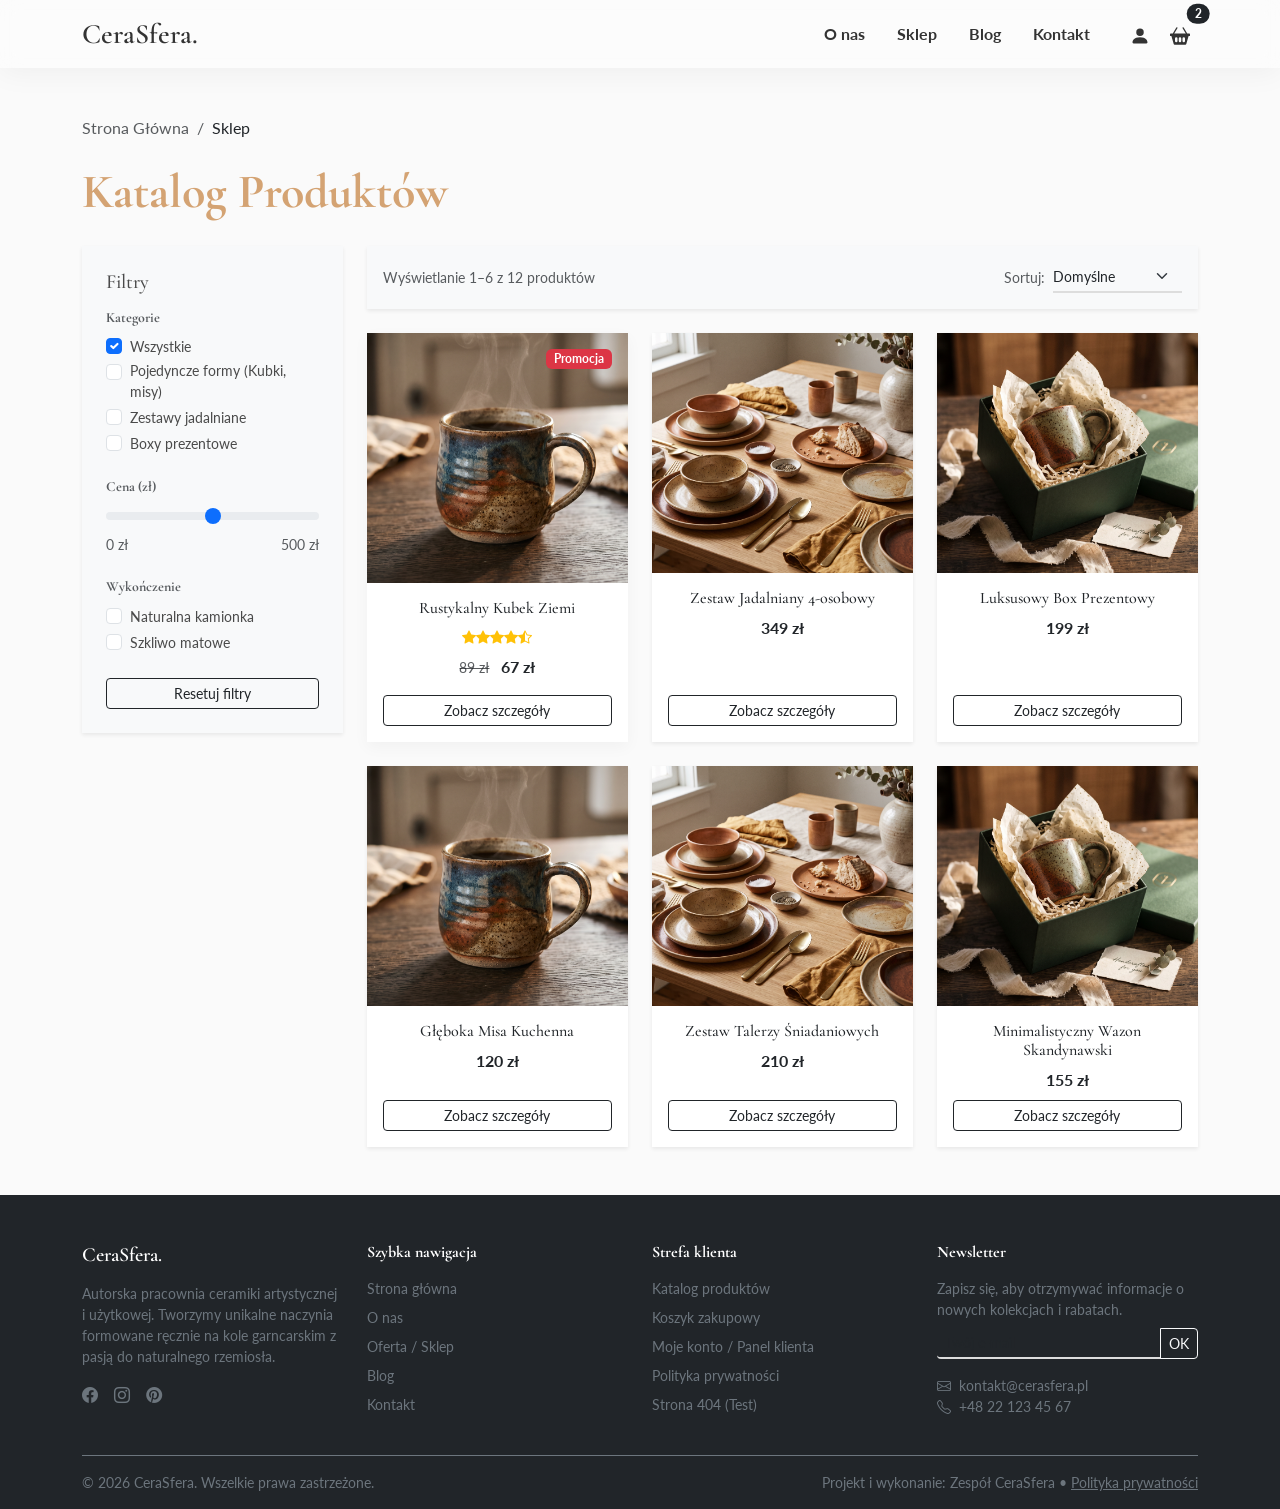
<file: sklep.html>
<!DOCTYPE html>
<html lang="pl">
<head>
    <meta charset="UTF-8">
    <meta name="viewport" content="width=device-width, initial-scale=1.0">
    
    <title>Sklep - CeraSfera.</title>
    <meta name="description" content="Katalog produktów CeraSfera. - Odkryj unikalne, ręcznie formowane naczynia ceramiczne.">
    
    <!-- Czcionki Google Fonts -->
    <link rel="preconnect" href="https://fonts.googleapis.com">
    <link rel="preconnect" href="https://fonts.gstatic.com" crossorigin>
    <link href="https://fonts.googleapis.com/css2?family=Cormorant+Garamond:wght@400;600&family=Lato:wght@300;400;700&display=swap" rel="stylesheet">
    
    <!-- Bootstrap CSS -->
    <link href="https://cdn.jsdelivr.net/npm/bootstrap@5.3.2/dist/css/bootstrap.min.css" rel="stylesheet">
    <!-- Bootstrap Icons -->
    <link rel="stylesheet" href="https://cdn.jsdelivr.net/npm/bootstrap-icons@1.11.1/font/bootstrap-icons.css">
    
    <link rel="stylesheet" href="style.css">
</head>
<body>

    <!-- Nawigacja z ikonami e-commerce -->
   <div id="site-header"></div>

    <!-- Główna zawartość katalogu -->
    <main class="container my-5">
        <!-- Nawigacja okruszkowa -->
        <nav aria-label="breadcrumb" class="mb-4">
            <ol class="breadcrumb">
                <li class="breadcrumb-item"><a href="index.html" class="text-decoration-none text-muted">Strona Główna</a></li>
                <li class="breadcrumb-item active text-dark" aria-current="page">Sklep</li>
            </ol>
        </nav>

        <h1 class="display-5 fw-bold mb-4">Katalog Produktów</h1>

        <div class="row g-4">
            
            <!-- PANEL FILTRÓW BOCZNYCH (<aside>) -->
            <aside class="col-lg-3">
                <div class="p-4 bg-light shadow-sm">
                    <h4 class="h5 mb-3">Filtry</h4>
                    
                    <!-- Kategorie -->
                    <div class="mb-4">
                        <h6 class="text-muted small fw-bold mb-2">Kategorie</h6>
                        <div class="form-check">
                            <input class="form-check-input" type="checkbox" value="" id="kat1" checked>
                            <label class="form-check-label small" for="kat1">Wszystkie</label>
                        </div>
                        <div class="form-check">
                            <input class="form-check-input" type="checkbox" value="" id="kat2">
                            <label class="form-check-label small" for="kat2">Pojedyncze formy (Kubki, misy)</label>
                        </div>
                        <div class="form-check">
                            <input class="form-check-input" type="checkbox" value="" id="kat3">
                            <label class="form-check-label small" for="kat3">Zestawy jadalniane</label>
                        </div>
                        <div class="form-check">
                            <input class="form-check-input" type="checkbox" value="" id="kat4">
                            <label class="form-check-label small" for="kat4">Boxy prezentowe</label>
                        </div>
                    </div>

                    <!-- Zakres cenowy -->
                    <div class="mb-4">
                        <h6 class="text-muted small fw-bold mb-2">Cena (zł)</h6>
                        <input type="range" class="form-range" min="0" max="500" step="10" id="priceRange">
                        <div class="d-flex justify-content-between small text-muted">
                            <span>0 zł</span>
                            <span>500 zł</span>
                        </div>
                    </div>

                    <!-- Opcje dostępności / cech -->
                    <div class="mb-4">
                        <h6 class="text-muted small fw-bold mb-2">Wykończenie</h6>
                        <div class="form-check">
                            <input class="form-check-input" type="checkbox" value="" id="kolor1">
                            <label class="form-check-label small" for="kolor1">Naturalna kamionka</label>
                        </div>
                        <div class="form-check">
                            <input class="form-check-input" type="checkbox" value="" id="kolor2">
                            <label class="form-check-label small" for="kolor2">Szkliwo matowe</label>
                        </div>
                    </div>

                    <button class="btn btn-outline-dark btn-sm w-100">Resetuj filtry</button>
                </div>
            </aside>

            <!-- OBSZAR PREZENTACI PRODUKTÓW (<main>) -->
            <div class="col-lg-9">
                <!-- Górny pasek narzędziowy -->
                <div class="d-flex justify-content-between align-items-center mb-4 p-3 bg-light shadow-sm">
                    <span class="text-muted small">Wyświetlanie 1–6 z 12 produktów</span>
                    <div class="d-flex align-items-center gap-2">
                        <label for="sortSelect" class="small text-muted text-nowrap">Sortuj:</label>
                        <select id="sortSelect" class="form-select form-select-sm">
                            <option selected>Domyślne</option>
                            <option value="1">Cena: rosnąco</option>
                            <option value="2">Cena: malejąco</option>
                            <option value="3">Popularność</option>
                        </select>
                    </div>
                </div>

                <!-- Siatka produktów (minimum 6 pozycji) -->
                <div class="row g-4">
                    
                    <!-- Produkt 1 -->
                    <div class="col-md-4">
                        <div class="card card-premium h-100 position-relative">
                            <span class="badge bg-danger position-absolute top-0 end-0 m-3">Promocja</span>
                            <img src="img/pojedyncze.jpg" class="card-img-top product-thumb" alt="Kubek ceramiczny">
                            <div class="card-body p-3 d-flex flex-column text-center">
                                <h3 class="card-title h6 mb-2">Rustykalny Kubek Ziemi</h3>
                                <div class="mb-2 text-warning small">
                                    <i class="bi bi-star-fill"></i><i class="bi bi-star-fill"></i><i class="bi bi-star-fill"></i><i class="bi bi-star-fill"></i><i class="bi bi-star-half"></i>
                                </div>
                                <p class="mb-3">
                                    <span class="text-decoration-line-through text-muted small me-2">89 zł</span>
                                    <strong class="text-dark">67 zł</strong>
                                </p>
                                <a href="produkt.html" class="btn btn-outline-dark btn-sm mt-auto">Zobacz szczegóły</a>
                            </div>
                        </div>
                    </div>

                    <!-- Produkt 2 -->
                    <div class="col-md-4">
                        <div class="card card-premium h-100 shadow-sm border-0">
                            <img src="img/zestaw.jpg" class="card-img-top product-thumb" alt="Zestaw" style="height: 240px; object-fit: cover;">
                            <div class="card-body p-3 d-flex flex-column text-center">
                                <h3 class="card-title h6 mb-2">Zestaw Jadalniany 4-osobowy</h3>
                                <div class="mb-2 text-muted">
                                    <strong class="text-dark">349 zł</strong>
                                </div>
                                <a href="produkt.html" class="btn btn-outline-dark btn-sm mt-auto">Zobacz szczegóły</a>
                            </div>
                        </div>
                    </div>

                    <!-- Produkt 3 -->
                    <div class="col-md-4">
                        <div class="card card-premium h-100 shadow-sm border-0">
                            <img src="img/box.jpg" class="card-img-top product-thumb" alt="Box" style="height: 240px; object-fit: cover;">
                            <div class="card-body p-3 d-flex flex-column text-center">
                                <h3 class="card-title h6 mb-2">Luksusowy Box Prezentowy</h3>
                                <div class="mb-2 text-muted">
                                    <strong class="text-dark">199 zł</strong>
                                </div>
                                <a href="produkt.html" class="btn btn-outline-dark btn-sm mt-auto">Zobacz szczegóły</a>
                            </div>
                        </div>
                    </div>

                    <!-- Produkt 4 -->
                    <div class="col-md-4">
                        <div class="card card-premium h-100 shadow-sm border-0">
                            <img src="img/pojedyncze.jpg" class="card-img-top product-thumb" alt="Misa" style="height: 240px; object-fit: cover;">
                            <div class="card-body p-3 d-flex flex-column text-center">
                                <h3 class="card-title h6 mb-2">Głęboka Misa Kuchenna</h3>
                                <div class="mb-2 text-muted">
                                    <strong class="text-dark">120 zł</strong>
                                </div>
                                <a href="produkt.html" class="btn btn-outline-dark btn-sm mt-auto">Zobacz szczegóły</a>
                            </div>
                        </div>
                    </div>

                    <!-- Produkt 5 -->
                    <div class="col-md-4">
                        <div class="card card-premium h-100 shadow-sm border-0">
                            <img src="img/zestaw.jpg" class="card-img-top product-thumb" alt="Talerze" style="height: 240px; object-fit: cover;">
                            <div class="card-body p-3 d-flex flex-column text-center">
                                <h3 class="card-title h6 mb-2">Zestaw Talerzy Śniadaniowych</h3>
                                <div class="mb-2 text-muted">
                                    <strong class="text-dark">210 zł</strong>
                                </div>
                                <a href="produkt.html" class="btn btn-outline-dark btn-sm mt-auto">Zobacz szczegóły</a>
                            </div>
                        </div>
                    </div>

                    <!-- Produkt 6 -->
                    <div class="col-md-4">
                        <div class="card card-premium h-100 shadow-sm border-0">
                            <img src="img/box.jpg" class="card-img-top product-thumb" alt="Wazon" style="height: 240px; object-fit: cover;">
                            <div class="card-body p-3 d-flex flex-column text-center">
                                <h3 class="card-title h6 mb-2">Minimalistyczny Wazon Skandynawski</h3>
                                <div class="mb-2 text-muted">
                                    <strong class="text-dark">155 zł</strong>
                                </div>
                                <a href="produkt.html" class="btn btn-outline-dark btn-sm mt-auto">Zobacz szczegóły</a>

                            </main>
    <div id="site-footer"></div>

    <!-- Skrypty -->
    <script src="https://cdn.jsdelivr.net/npm/bootstrap@5.3.2/dist/js/bootstrap.bundle.min.js"></script>
    <script src="main.js"></script>
</body>
</html>
</file>
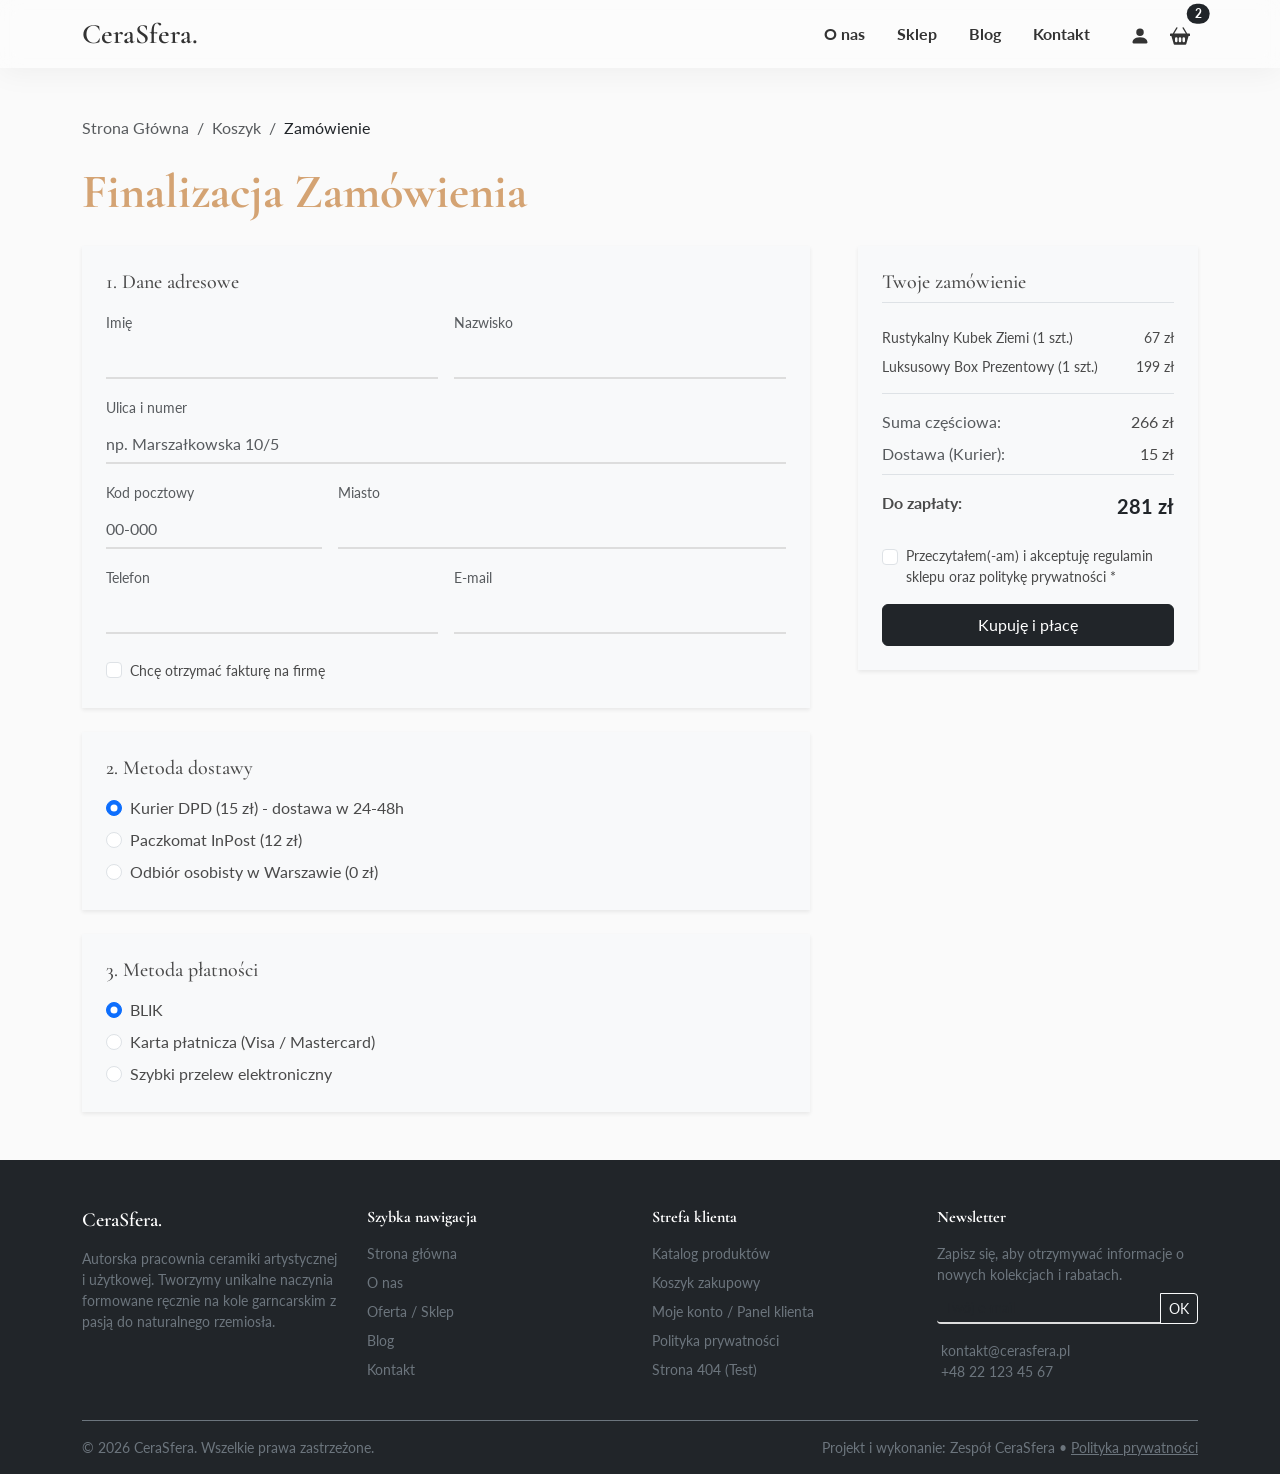
<file: zamowienie.html>
<!DOCTYPE html>
<html lang="pl">
<head>
    <meta charset="UTF-8">
    <meta name="viewport" content="width=device-width, initial-scale=1.0">
    
    <title>Kasa - CeraSfera.</title>
    <meta name="description" content="Finalizacja zamówienia w sklepie internetowym CeraSfera.">
    
    <!-- Czcionki Google Fonts -->
    <link rel="preconnect" href="https://fonts.googleapis.com">
    <link rel="preconnect" href="https://fonts.gstatic.com" crossorigin>
    <link href="https://fonts.googleapis.com/css2?family=Cormorant+Garamond:wght@400;600&family=Lato:wght@300;400;700&display=swap" rel="stylesheet">
    
    <!-- Bootstrap CSS -->
    <link href="https://cdn.jsdelivr.net/npm/bootstrap@5.3.2/dist/css/bootstrap.min.css" rel="stylesheet">
    
    <link rel="stylesheet" href="style.css">
</head>
<body>

    <!-- Nawigacja -->
    <div id="site-header"></div>
    <!-- Główna zawartość kasy -->
    <main class="container my-5">
        <!-- Nawigacja okruszkowa -->
        <nav aria-label="breadcrumb" class="mb-4">
            <ol class="breadcrumb">
                <li class="breadcrumb-item"><a href="index.html" class="text-decoration-none text-muted">Strona Główna</a></li>
                <li class="breadcrumb-item"><a href="koszyk.html" class="text-decoration-none text-muted">Koszyk</a></li>
                <li class="breadcrumb-item active text-dark" aria-current="page">Zamówienie</li>
            </ol>
        </nav>

        <h1 class="display-5 fw-bold mb-4">Finalizacja Zamówienia</h1>

        <form action="konto.html" method="GET">
            <div class="row g-5">
                
                <!-- Kolumna Formularza Danych -->
                <div class="col-lg-8">
                    
                    <!-- Dane bilingowe i adres dostawy -->
                    <div class="p-4 bg-light shadow-sm mb-4">
                        <h4 class="h5 mb-3">1. Dane adresowe</h4>
                        <div class="row g-3">
                            <div class="col-md-6">
                                <label for="firstName" class="form-label small text-muted">Imię</label>
                                <input type="text" class="form-control" id="firstName" required>
                            </div>
                            <div class="col-md-6">
                                <label for="lastName" class="form-label small text-muted">Nazwisko</label>
                                <input type="text" class="form-control" id="lastName" required>
                            </div>
                            <div class="col-12">
                                <label for="address" class="form-label small text-muted">Ulica i numer</label>
                                <input type="text" class="form-control" id="address" placeholder="np. Marszałkowska 10/5" required>
                            </div>
                            <div class="col-md-4">
                                <label for="zip" class="form-label small text-muted">Kod pocztowy</label>
                                <input type="text" class="form-control" id="zip" placeholder="00-000" required>
                            </div>
                            <div class="col-md-8">
                                <label for="city" class="form-label small text-muted">Miasto</label>
                                <input type="text" class="form-control" id="city" required>
                            </div>
                            <div class="col-md-6">
                                <label for="phone" class="form-label small text-muted">Telefon</label>
                                <input type="tel" class="form-control" id="phone" required>
                            </div>
                            <div class="col-md-6">
                                <label for="email" class="form-label small text-muted">E-mail</label>
                                <input type="email" class="form-control" id="email" required>
                            </div>
                        </div>

                        <!-- Opcjonalny checkbox faktury na firmę -->
                        <div class="form-check mt-4">
                            <input class="form-check-input" type="checkbox" id="companyCheck" data-bs-toggle="collapse" data-bs-target="#companyFields">
                            <label class="form-check-label small" for="companyCheck">
                                Chcę otrzymać fakturę na firmę
                            </label>
                        </div>

                        <!-- Ukryte pola firmy -->
                        <div class="collapse mt-3" id="companyFields">
                            <div class="row g-3 p-3 bg-white border">
                                <div class="col-md-6">
                                    <label for="nip" class="form-label small text-muted">NIP</label>
                                    <input type="text" class="form-control" id="nip" placeholder="1234567890">
                                </div>
                                <div class="col-md-6">
                                    <label for="companyName" class="form-label small text-muted">Nazwa firmy</label>
                                    <input type="text" class="form-control" id="companyName">
                                </div>
                            </div>
                        </div>
                    </div>

                    <!-- Metoda dostawy -->
                    <div class="p-4 bg-light shadow-sm mb-4">
                        <h4 class="h5 mb-3">2. Metoda dostawy</h4>
                        <div class="form-check mb-2">
                            <input class="form-check-input" type="radio" name="shippingMethod" id="ship1" checked>
                            <label class="form-check-label" for="ship1">
                                Kurier DPD (15 zł) - dostawa w 24-48h
                            </label>
                        </div>
                        <div class="form-check mb-2">
                            <input class="form-check-input" type="radio" name="shippingMethod" id="ship2">
                            <label class="form-check-label" for="ship2">
                                Paczkomat InPost (12 zł)
                            </label>
                        </div>
                        <div class="form-check">
                            <input class="form-check-input" type="radio" name="shippingMethod" id="ship3">
                            <label class="form-check-label" for="ship3">
                                Odbiór osobisty w Warszawie (0 zł)
                            </label>
                        </div>
                    </div>

                    <!-- Metoda płatności -->
                    <div class="p-4 bg-light shadow-sm">
                        <h4 class="h5 mb-3">3. Metoda płatności</h4>
                        <div class="form-check mb-2">
                            <input class="form-check-input" type="radio" name="paymentMethod" id="pay1" checked>
                            <label class="form-check-label" for="pay1">
                                BLIK
                            </label>
                        </div>
                        <div class="form-check mb-2">
                            <input class="form-check-input" type="radio" name="paymentMethod" id="pay2">
                            <label class="form-check-label" for="pay2">
                                Karta płatnicza (Visa / Mastercard)
                            </label>
                        </div>
                        <div class="form-check">
                            <input class="form-check-input" type="radio" name="paymentMethod" id="pay3">
                            <label class="form-check-label" for="pay3">
                                Szybki przelew elektroniczny
                            </label>
                        </div>
                    </div>

                </div>

                <!-- Kolumna Skróconego Podsumowania Zamówienia -->
                <div class="col-lg-4">
                    <div class="p-4 bg-light shadow-sm sticky-top" style="top: 20px;">
                        <h4 class="h5 mb-4 border-bottom pb-2">Twoje zamówienie</h4>
                        
                        <div class="d-flex justify-content-between small mb-2">
                            <span>Rustykalny Kubek Ziemi (1 szt.)</span>
                            <span>67 zł</span>
                        </div>
                        <div class="d-flex justify-content-between small mb-3 pb-3 border-bottom">
                            <span>Luksusowy Box Prezentowy (1 szt.)</span>
                            <span>199 zł</span>
                        </div>

                        <div class="d-flex justify-content-between mb-2">
                            <span class="text-muted">Suma częściowa:</span>
                            <span>266 zł</span>
                        </div>
                        <div class="d-flex justify-content-between mb-2">
                            <span class="text-muted">Dostawa (Kurier):</span>
                            <span>15 zł</span>
                        </div>
                        <div class="d-flex justify-content-between mb-4 border-top pt-3">
                            <strong>Do zapłaty:</strong>
                            <strong class="fs-5 text-dark">281 zł</strong>
                        </div>

                        <!-- Checkboxy akceptacji regulaminu -->
                        <div class="form-check mb-3">
                            <input class="form-check-input" type="checkbox" value="" id="termsCheck" required>
                            <label class="form-check-label small" for="termsCheck">
                                Przeczytałem(-am) i akceptuję regulamin sklepu oraz politykę prywatności *
                            </label>
                        </div>

                        <button type="submit" class="btn btn-dark w-100 py-2">Kupuję i płacę</button>
                    </div>
                </div>

            </div>
        </form>
    </main>

    <!-- Stopka -->
    <div id="site-footer"></div>

    <!-- Skrypty -->
    <script src="https://cdn.jsdelivr.net/npm/bootstrap@5.3.2/dist/js/bootstrap.bundle.min.js"></script>
    <script src="main.js"></script>
    <!-- Bootstrap JS -->
    <script src="https://cdn.jsdelivr.net/npm/bootstrap@5.3.2/dist/js/bootstrap.bundle.min.js"></script>
</body>
</html>
</file>
<file: style.css>
/* --- ZMIENNE KOLORYSTYCZNE --- */
:root {
  --color-primary: #FEFAE0;
  --color-secondary: #CCD5AE;
  --color-accent: #D4A373;
  --color-text: #4A4A4A;
}

/* --- TYPOGRAFIA --- */
body {
  font-family: 'Lato', sans-serif;
  font-weight: 400;
  color: var(--color-text);
  background-color: #FAFAFA;
}

h1, h2, h3, h4, h5, h6 {
  font-family: 'Cormorant Garamond', serif;
  font-weight: 600;
  color: var(--color-accent);
}

/* --- NAWIGACJA --- */
.navbar {

  background: rgba(255, 255, 255, 0.35) !important; /* 0.35 to idealna, delikatna przezroczystość */
  backdrop-filter: blur(10px);
  -webkit-backdrop-filter: blur(10px);
  box-shadow: 0 4px 30px rgba(0, 0, 0, 0.05);
}

.navbar-brand {
  font-family: 'Cormorant Garamond', serif;
  font-size: 2rem;
  font-weight: 600;
  color: #333333 !important;
}

.navbar-nav .nav-link {
  font-weight: 700;
  color: #333333 !important;
  transition: color 0.3s ease;
}

.navbar-nav .nav-link:hover {
  color: var(--color-accent) !important;
}

/* --- SEKCJA HERO --- */
#hero {
  min-height: 100vh;
  display: flex;
  align-items: center;
  color: #fff;
}

#hero h1 {
  color: var(--color-primary);
  text-shadow: 2px 2px 8px rgba(0,0,0,0.6);
  font-size: 4rem;
  font-family: 'Cormorant Garamond', serif;
}

#hero p {
  font-size: 1.25rem;
  text-shadow: 1px 1px 4px rgba(0,0,0,0.6);
  font-weight: 300;
}

/* --- PRZYCISKI --- */
.btn-premium {
  background-color: var(--color-accent);
  color: var(--color-primary);
  border: none;
  padding: 12px 30px;
  font-family: 'Lato', sans-serif;
  font-weight: 700;
  border-radius: 0; 
  transition: all 0.4s cubic-bezier(0.25, 0.8, 0.25, 1);
  box-shadow: 0 4px 6px rgba(212, 163, 115, 0.2);
}

.btn-premium:hover {
  background-color: var(--color-secondary);
  color: #333;
  transform: translateY(-3px);
}

/* --- KARTY OFERTY --- */
.card-premium {
  border: none;
  border-radius: 0;
  background: #fff;
  transition: all 0.4s ease;
  box-shadow: 0 5px 15px rgba(0,0,0,0.04);
  height: 100%;
}

.card-premium:hover {
  transform: translateY(-10px);
  box-shadow: 0 15px 35px rgba(0,0,0,0.1);
}

.card-img-top {
  border-radius: 0;
  height: 250px;
  object-fit: cover;
}

/* --- FORMULARZ --- */
.form-control, .form-select {
  border: none;
  border-bottom: 2px solid #ddd;
  border-radius: 0;
  background-color: transparent;
  padding-left: 0;
  font-family: 'Lato', sans-serif;
}

.form-control:focus, .form-select:focus {
  box-shadow: none;
  background-color: transparent;
  border-bottom: 2px solid var(--color-accent);
}

/* --- ODSTĘPY SEKCJI --- */
section {
  padding: 100px 0;
}
</file>
